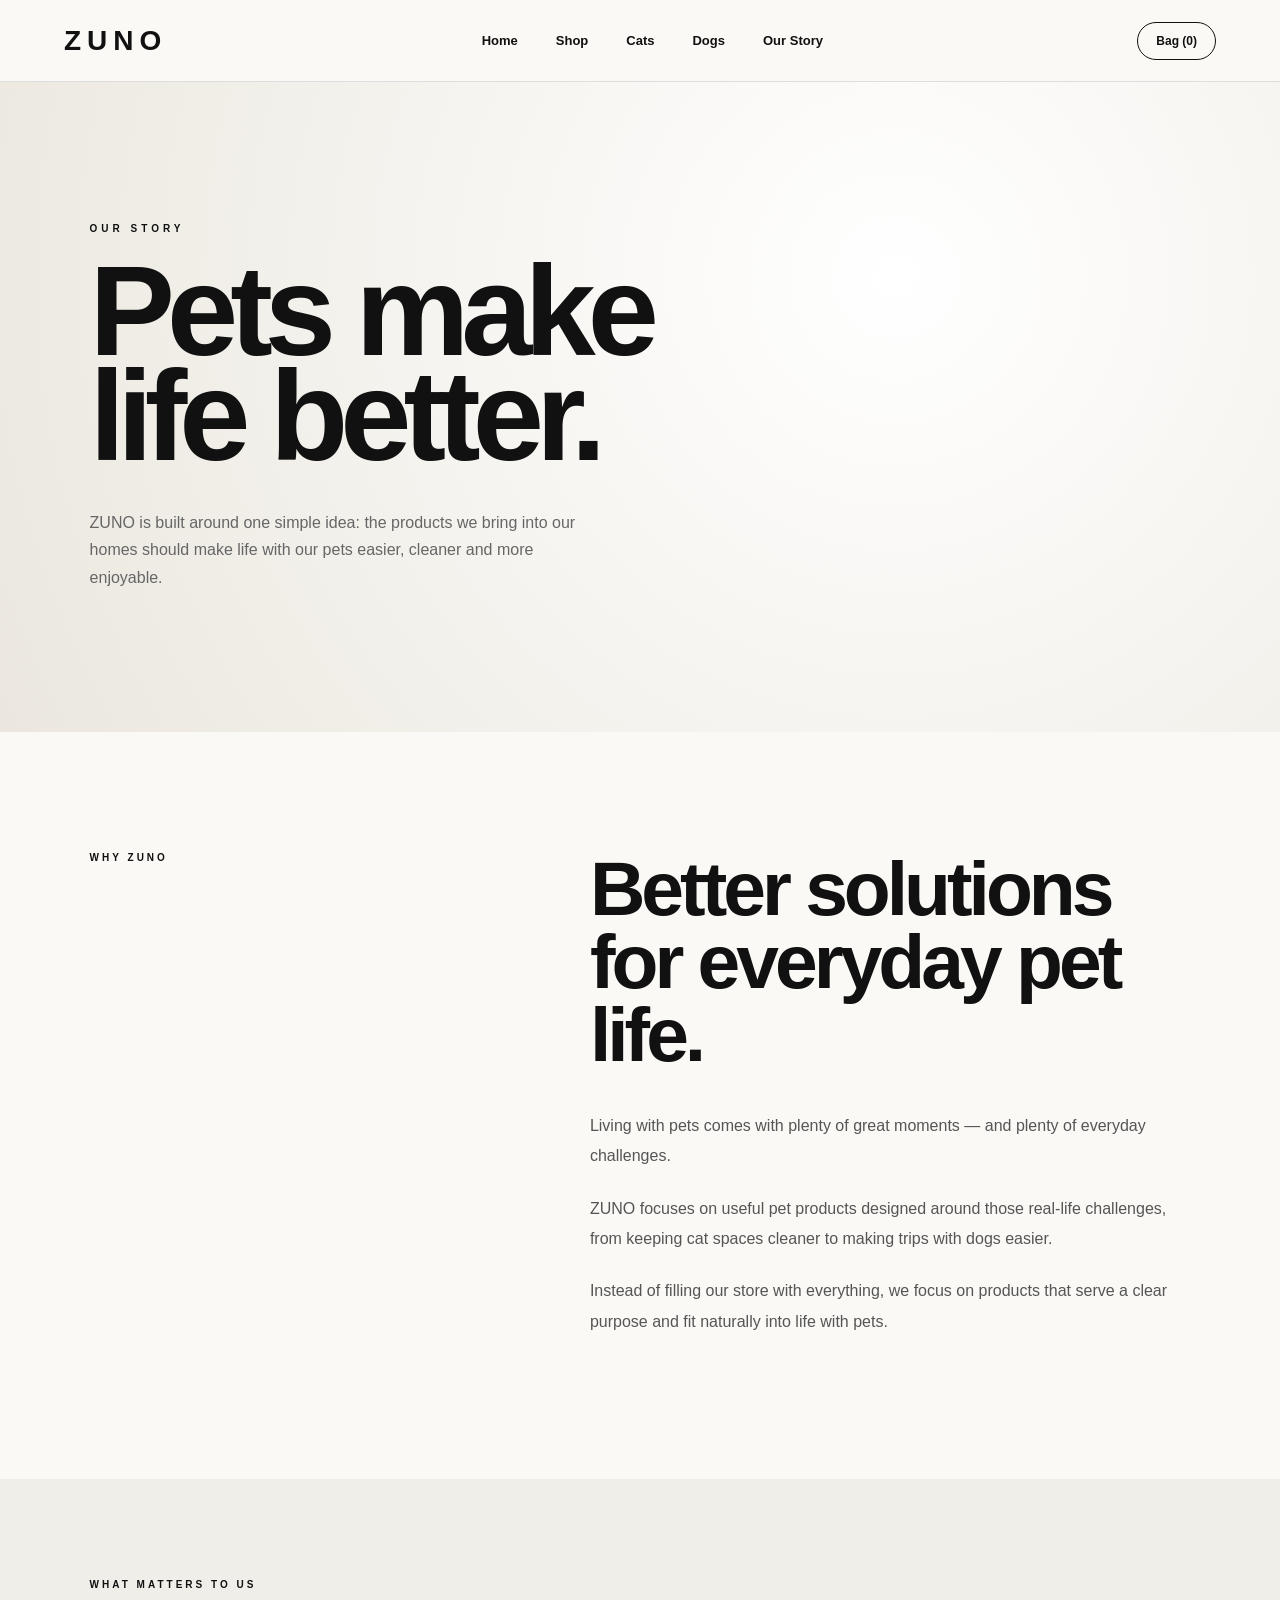
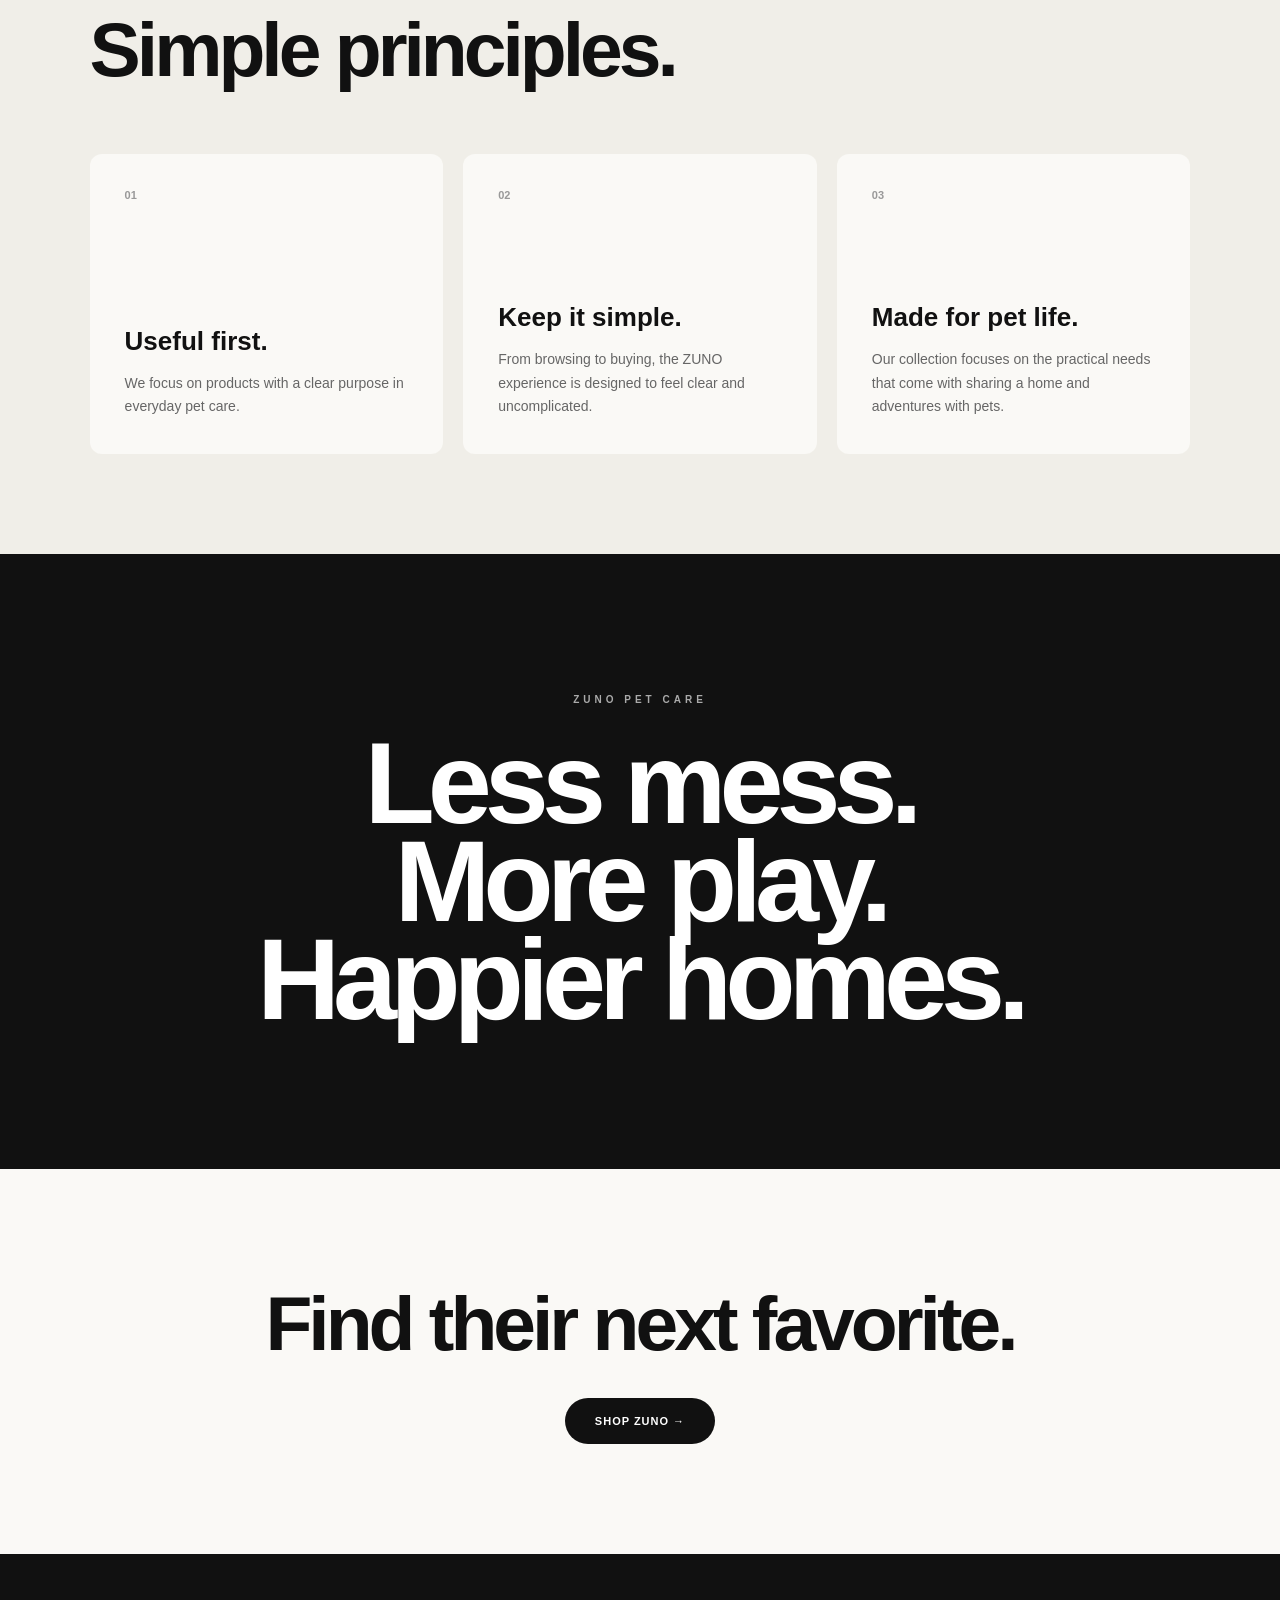
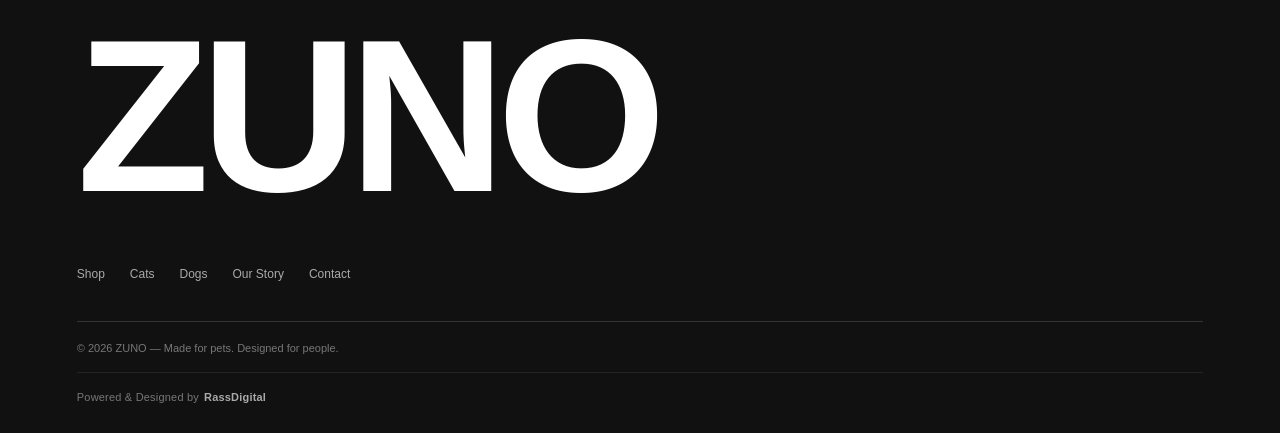
<file: about.html>
<!DOCTYPE html>
<html lang="en">
<head>
<meta charset="UTF-8">
<meta name="viewport" content="width=device-width, initial-scale=1.0">

<title>Our Story | ZUNO</title>

<style>

*{
    margin:0;
    padding:0;
    box-sizing:border-box;
}

body{
    font-family:Arial,Helvetica,sans-serif;
    background:#faf9f6;
    color:#111;
}

a{
    color:inherit;
    text-decoration:none;
}

/* HEADER */

header{
    height:82px;
    padding:0 5%;
    display:flex;
    align-items:center;
    justify-content:space-between;
    border-bottom:1px solid #ddd;
    background:#faf9f6;
}

.logo{
    font-size:28px;
    font-weight:900;
    letter-spacing:6px;
}

nav{
    display:flex;
    gap:38px;
}

nav a{
    font-size:13px;
    font-weight:700;
}

nav a:hover{
    opacity:.5;
}

.bag{
    border:1px solid #111;
    border-radius:40px;
    padding:11px 18px;
    font-size:12px;
    font-weight:800;
}

/* HERO */

.hero{
    min-height:650px;
    padding:110px 7%;
    display:flex;
    flex-direction:column;
    justify-content:center;
    background:
        radial-gradient(circle at 70% 30%,#fff,#ebe7de);
}

.eyebrow{
    font-size:10px;
    font-weight:900;
    letter-spacing:4px;
    margin-bottom:25px;
}

.hero h1{
    max-width:1000px;
    font-size:clamp(65px,10vw,145px);
    line-height:.82;
    letter-spacing:-8px;
}

.hero-text{
    max-width:520px;
    margin-top:40px;
    color:#666;
    font-size:16px;
    line-height:1.7;
}

/* STORY */

.story{
    padding:120px 7%;
    display:grid;
    grid-template-columns:.8fr 1.2fr;
    gap:100px;
}

.story-label{
    font-size:10px;
    font-weight:900;
    letter-spacing:3px;
}

.story-content h2{
    font-size:clamp(45px,6vw,85px);
    line-height:.95;
    letter-spacing:-4px;
    margin-bottom:40px;
}

.story-content p{
    max-width:650px;
    color:#555;
    font-size:16px;
    line-height:1.9;
    margin-bottom:22px;
}

/* VALUES */

.values{
    padding:100px 7%;
    background:#f0eee8;
}

.values-heading{
    margin-bottom:60px;
}

.values-heading p{
    font-size:10px;
    font-weight:900;
    letter-spacing:3px;
    margin-bottom:15px;
}

.values-heading h2{
    font-size:clamp(45px,6vw,80px);
    letter-spacing:-4px;
}

.value-grid{
    display:grid;
    grid-template-columns:repeat(3,1fr);
    gap:20px;
}

.value{
    min-height:300px;
    padding:35px;
    display:flex;
    flex-direction:column;
    justify-content:flex-end;
    background:#faf9f6;
    border-radius:12px;
}

.number{
    margin-bottom:auto;
    color:#999;
    font-size:11px;
    font-weight:800;
}

.value h3{
    font-size:26px;
    margin-bottom:15px;
}

.value p{
    color:#666;
    line-height:1.7;
    font-size:14px;
}

/* STATEMENT */

.statement{
    padding:140px 7%;
    background:#111;
    color:#fff;
    text-align:center;
}

.statement p{
    color:#aaa;
    font-size:10px;
    font-weight:900;
    letter-spacing:4px;
    margin-bottom:30px;
}

.statement h2{
    font-size:clamp(55px,9vw,125px);
    line-height:.85;
    letter-spacing:-7px;
}

/* CTA */

.cta{
    padding:110px 7%;
    text-align:center;
}

.cta h2{
    font-size:clamp(45px,6vw,80px);
    letter-spacing:-4px;
    margin-bottom:30px;
}

.cta a{
    display:inline-block;
    padding:17px 30px;
    border-radius:50px;
    background:#111;
    color:#fff;
    font-size:11px;
    font-weight:900;
    letter-spacing:1px;
}

/* FOOTER */

footer{
    padding:80px 6% 30px;
    background:#111;
    color:white;
}

.footer-logo{
    font-size:clamp(90px,17vw,230px);
    font-weight:900;
    line-height:.75;
    letter-spacing:-9px;
}

.footer-links{
    display:flex;
    flex-wrap:wrap;
    gap:25px;
    margin-top:70px;
    color:#aaa;
    font-size:12px;
}

.copyright{
    margin-top:40px;
    padding-top:20px;
    border-top:1px solid #333;
    color:#777;
    font-size:11px;
}

/* MOBILE */

@media(max-width:700px){

    header{
        height:70px;
        padding:0 18px;
    }

    nav{
        display:none;
    }

    .logo{
        font-size:22px;
    }

    .hero{
        min-height:550px;
        padding:80px 22px;
    }

    .hero h1{
        font-size:68px;
        letter-spacing:-5px;
    }

    .story{
        padding:80px 22px;
        grid-template-columns:1fr;
        gap:35px;
    }

    .value-grid{
        grid-template-columns:1fr;
    }

    .values{
        padding:80px 22px;
    }

    .statement{
        padding:100px 22px;
    }

    .statement h2{
        letter-spacing:-4px;
    }

}

</style>
</head>

<body>

<header>

<a href="index.html" class="logo">ZUNO</a>

<nav>
<a href="index.html">Home</a>
<a href="shop.html">Shop</a>
<a href="shop.html?category=cats">Cats</a>
<a href="shop.html?category=dogs">Dogs</a>
<a href="about.html">Our Story</a>
</nav>

<a href="cart.html" class="bag">
Bag (<span id="cart-count">0</span>)
</a>

</header>


<main>

<section class="hero">

<p class="eyebrow">
OUR STORY
</p>

<h1>
Pets make<br>
life better.
</h1>

<p class="hero-text">
ZUNO is built around one simple idea:
the products we bring into our homes
should make life with our pets easier,
cleaner and more enjoyable.
</p>

</section>


<section class="story">

<div>
<p class="story-label">
WHY ZUNO
</p>
</div>

<div class="story-content">

<h2>
Better solutions for everyday pet life.
</h2>

<p>
Living with pets comes with plenty of
great moments — and plenty of everyday
challenges.
</p>

<p>
ZUNO focuses on useful pet products
designed around those real-life
challenges, from keeping cat spaces
cleaner to making trips with dogs easier.
</p>

<p>
Instead of filling our store with
everything, we focus on products that
serve a clear purpose and fit naturally
into life with pets.
</p>

</div>

</section>


<section class="values">

<div class="values-heading">

<p>WHAT MATTERS TO US</p>

<h2>
Simple principles.
</h2>

</div>


<div class="value-grid">

<div class="value">

<span class="number">01</span>

<h3>Useful first.</h3>

<p>
We focus on products with a clear
purpose in everyday pet care.
</p>

</div>


<div class="value">

<span class="number">02</span>

<h3>Keep it simple.</h3>

<p>
From browsing to buying, the ZUNO
experience is designed to feel clear
and uncomplicated.
</p>

</div>


<div class="value">

<span class="number">03</span>

<h3>Made for pet life.</h3>

<p>
Our collection focuses on the practical
needs that come with sharing a home
and adventures with pets.
</p>

</div>

</div>

</section>


<section class="statement">

<p>ZUNO PET CARE</p>

<h2>
Less mess.<br>
More play.<br>
Happier homes.
</h2>

</section>


<section class="cta">

<h2>
Find their next favorite.
</h2>

<a href="shop.html">
SHOP ZUNO →
</a>

</section>

</main>


<footer>

<div class="footer-logo">
ZUNO
</div>

<div class="footer-links">

<a href="shop.html">Shop</a>

<a href="shop.html?category=cats">
Cats
</a>

<a href="shop.html?category=dogs">
Dogs
</a>

<a href="about.html">
Our Story
</a>

<a href="contact.html">
Contact
</a>

</div>

<div class="copyright">
© 2026 ZUNO — Made for pets. Designed for people.
</div>
 
<!-- RASSDIGITAL CREDIT -->

<div
    style="
        margin-top:18px;
        padding-top:18px;
        border-top:1px solid rgba(255,255,255,0.08);
        display:flex;
        align-items:center;
        gap:5px;
        color:#777;
        font-size:11px;
        font-weight:400;
        letter-spacing:0.2px;
    "
>
    <span>Powered &amp; Designed by</span>

    <a
        href="https://rassdigitals.netlify.app/"
        target="_blank"
        rel="noopener noreferrer"
        style="
            color:#aaa;
            font-size:11px;
            font-weight:600;
            text-decoration:none;
        "
    >
        RassDigital
    </a>
</div>

</footer>


<script>

const cart =
JSON.parse(
    localStorage.getItem("zunoCart")
) || [];

const total =
cart.reduce(
    (sum,item) =>
    sum + item.quantity,
    0
);

document.getElementById(
    "cart-count"
).textContent = total;

</script>

</body>
</html>
</file>
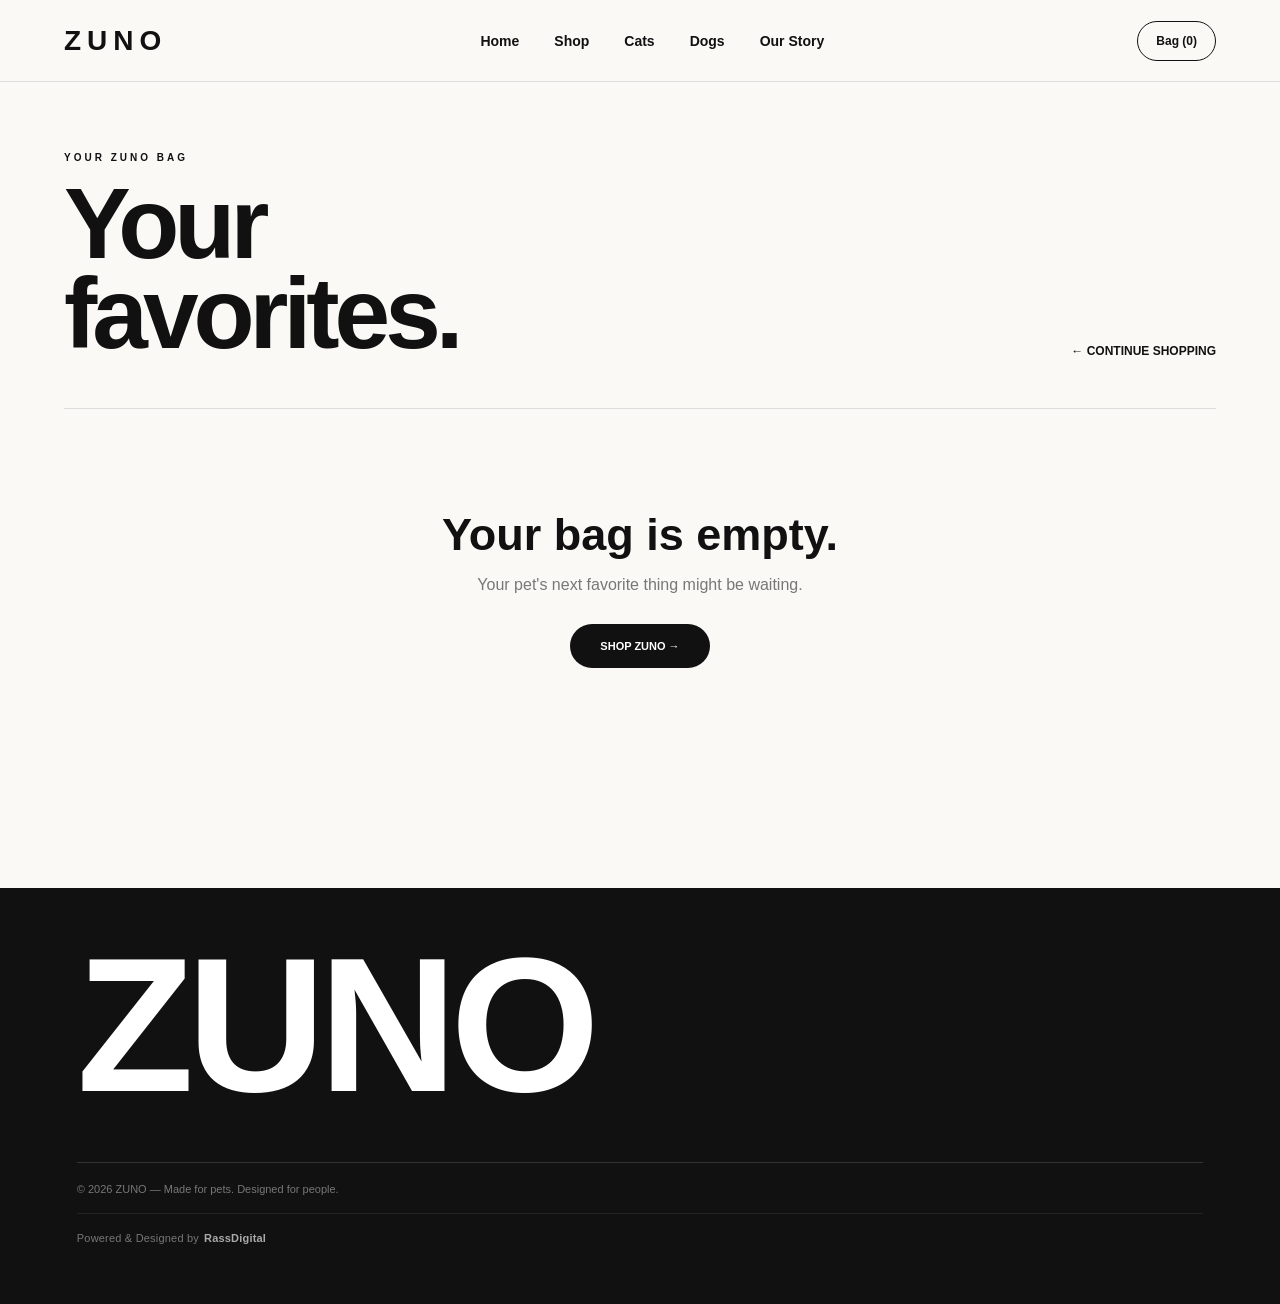
<file: cart.html>
<!DOCTYPE html>
<html lang="en">
<head>
<meta charset="UTF-8">
<meta name="viewport" content="width=device-width, initial-scale=1.0">

<title>Your Bag | ZUNO</title>

<style>
* {
    margin: 0;
    padding: 0;
    box-sizing: border-box;
}

body {
    font-family: Arial, Helvetica, sans-serif;
    background: #faf9f6;
    color: #111;
}

a {
    text-decoration: none;
    color: inherit;
}

button {
    font: inherit;
    cursor: pointer;
}

/* HEADER */

header {
    height: 82px;
    padding: 0 5%;

    display: flex;
    align-items: center;
    justify-content: space-between;

    border-bottom: 1px solid #ddd;
    background: #faf9f6;
}

.logo {
    font-size: 28px;
    font-weight: 900;
    letter-spacing: 6px;
}

nav {
    display: flex;
    gap: 35px;
}

nav a {
    font-size: 14px;
    font-weight: 700;
}

.bag {
    border: 1px solid #111;
    border-radius: 40px;
    padding: 12px 18px;
    font-size: 12px;
    font-weight: 800;
}

/* PAGE */

.cart-page {
    width: min(1250px, 90%);
    margin: 70px auto 120px;
}

.cart-top {
    display: flex;
    justify-content: space-between;
    align-items: end;

    margin-bottom: 50px;
}

.cart-top p {
    font-size: 10px;
    letter-spacing: 3px;
    font-weight: 800;
    margin-bottom: 15px;
}

.cart-top h1 {
    font-size: clamp(55px, 8vw, 100px);
    line-height: .9;
    letter-spacing: -5px;
}

.continue {
    font-size: 12px;
    font-weight: 800;
}

/* LAYOUT */

.cart-layout {
    display: grid;
    grid-template-columns: 1.5fr .7fr;
    gap: 60px;
    align-items: start;
}

/* ITEMS */

.cart-items {
    border-top: 1px solid #ccc;
}

.cart-item {
    display: grid;

    grid-template-columns:
        150px 1fr auto;

    gap: 25px;

    padding: 30px 0;

    border-bottom: 1px solid #ddd;

    align-items: center;
}

.item-image {
    width: 150px;
    height: 150px;

    background: #f0eee8;

    border-radius: 10px;

    overflow: hidden;
}

.item-image img {
    width: 100%;
    height: 100%;

    object-fit: contain;

    padding: 8px;
}

.item-category {
    color: #777;

    font-size: 9px;

    letter-spacing: 2px;

    text-transform: uppercase;

    margin-bottom: 10px;
}

.item-name {
    font-size: 20px;
    font-weight: 800;

    margin-bottom: 12px;
}

.item-price {
    font-size: 14px;
    font-weight: 700;
}

/* QUANTITY */

.item-actions {
    display: flex;
    flex-direction: column;
    align-items: flex-end;
    gap: 15px;
}

.quantity {
    display: flex;
    align-items: center;

    border: 1px solid #ccc;

    border-radius: 40px;

    height: 42px;
}

.quantity button {
    width: 40px;
    height: 100%;

    border: 0;
    background: transparent;

    font-size: 18px;
}

.quantity span {
    min-width: 25px;
    text-align: center;

    font-size: 13px;
    font-weight: 800;
}

.remove {
    border: 0;
    background: transparent;

    color: #777;

    text-decoration: underline;

    font-size: 11px;
}

/* SUMMARY */

.summary {
    background: #f0eee8;

    padding: 35px;

    border-radius: 14px;

    position: sticky;
    top: 25px;
}

.summary h2 {
    font-size: 28px;
    margin-bottom: 30px;
}

.summary-row {
    display: flex;
    justify-content: space-between;

    margin-bottom: 17px;

    font-size: 13px;
}

.summary-total {
    display: flex;
    justify-content: space-between;

    border-top: 1px solid #ccc;

    padding-top: 22px;
    margin-top: 22px;

    font-size: 18px;
    font-weight: 900;
}

.shipping-note {
    color: #777;

    font-size: 11px;

    line-height: 1.6;

    margin: 20px 0;
}

.checkout {
    width: 100%;

    display: block;

    background: #111;
    color: #fff;

    border: 0;

    border-radius: 50px;

    padding: 19px;

    text-align: center;

    font-size: 11px;
    font-weight: 900;

    letter-spacing: 1.5px;
}

.checkout:hover {
    background: #333;
}

.secure {
    text-align: center;

    color: #777;

    font-size: 10px;

    margin-top: 15px;
}

/* EMPTY CART */

.empty-cart {
    padding: 100px 20px;

    text-align: center;

    border-top: 1px solid #ddd;
}

.empty-cart h2 {
    font-size: 45px;
    margin-bottom: 15px;
}

.empty-cart p {
    color: #777;
    margin-bottom: 30px;
}

.empty-cart a {
    display: inline-block;

    background: #111;
    color: white;

    padding: 16px 30px;

    border-radius: 40px;

    font-size: 11px;
    font-weight: 800;
}

/* FOOTER */

footer {
    background: #111;
    color: white;

    padding: 60px 6%;
}

.footer-logo {
    font-size: clamp(70px, 15vw, 200px);
    font-weight: 900;
    letter-spacing: -7px;
    line-height: .8;
}

.footer-bottom {
    border-top: 1px solid #333;

    margin-top: 60px;
    padding-top: 20px;

    color: #777;

    font-size: 11px;
}

/* MOBILE */

@media(max-width: 800px) {

    nav {
        display: none;
    }

    .cart-page {
        margin-top: 45px;
    }

    .cart-top {
        display: block;
    }

    .continue {
        display: inline-block;
        margin-top: 25px;
    }

    .cart-layout {
        grid-template-columns: 1fr;
    }

    .cart-item {
        grid-template-columns: 100px 1fr;
    }

    .item-image {
        width: 100px;
        height: 100px;
    }

    .item-actions {
        grid-column: 2;
        align-items: flex-start;
    }

    .summary {
        position: static;
    }

    .cart-top h1 {
        font-size: 60px;
    }
}
</style>
</head>

<body>

<header>

<a href="index.html" class="logo">
ZUNO
</a>

<nav>
<a href="index.html">Home</a>
<a href="shop.html">Shop</a>
<a href="shop.html?category=cats">Cats</a>
<a href="shop.html?category=dogs">Dogs</a>
<a href="about.html">Our Story</a>
</nav>

<div class="bag">
Bag (<span id="header-count">0</span>)
</div>

</header>


<main class="cart-page">

<div class="cart-top">

<div>

<p>YOUR ZUNO BAG</p>

<h1>
Your<br>
favorites.
</h1>

</div>

<a href="index.html" class="continue">
← CONTINUE SHOPPING
</a>

</div>


<div id="cart-content"></div>

</main>


<footer>

<div class="footer-logo">
ZUNO
</div>

<div class="footer-bottom">
© 2026 ZUNO — Made for pets. Designed for people.
</div>

<!-- RASSDIGITAL CREDIT -->

<div
    style="
        margin-top:18px;
        padding-top:18px;
        border-top:1px solid rgba(255,255,255,0.08);
        display:flex;
        align-items:center;
        gap:5px;
        color:#777;
        font-size:11px;
        font-weight:400;
        letter-spacing:0.2px;
    "
>
    <span>Powered &amp; Designed by</span>

    <a
        href="https://rassdigitals.netlify.app/"
        target="_blank"
        rel="noopener noreferrer"
        style="
            color:#aaa;
            font-size:11px;
            font-weight:600;
            text-decoration:none;
        "
    >
        RassDigital
    </a>
</div>

</footer>


<script>

function getCart() {

    return JSON.parse(
        localStorage.getItem("zunoCart")
    ) || [];

}


function saveCart(cart) {

    localStorage.setItem(
        "zunoCart",
        JSON.stringify(cart)
    );

    renderCart();

}


function renderCart() {

    const cart = getCart();

    const container =
        document.getElementById(
            "cart-content"
        );

    const headerCount =
        document.getElementById(
            "header-count"
        );


    const totalQuantity =
        cart.reduce(
            (sum, item) =>
                sum + item.quantity,
            0
        );


    headerCount.textContent =
        totalQuantity;


    /* EMPTY */

    if (cart.length === 0) {

        container.innerHTML = `

        <div class="empty-cart">

            <h2>
                Your bag is empty.
            </h2>

            <p>
                Your pet's next favorite thing
                might be waiting.
            </p>

            <a href="index.html">
                SHOP ZUNO →
            </a>

        </div>

        `;

        return;
    }


    /* TOTAL */

    const subtotal =
        cart.reduce(
            (sum, item) =>
                sum +
                item.price *
                item.quantity,
            0
        );


    /* ITEMS */

    const itemsHTML =
        cart.map(
            (item, index) => `

            <div class="cart-item">

                <a
                    href="product.html?id=${item.id}"
                    class="item-image"
                >

                    <img
                        src="${item.image}"
                        alt="${item.name}"
                    >

                </a>


                <div>

                    <p class="item-category">
                        ZUNO
                    </p>

                    <a
                        href="product.html?id=${item.id}"
                        class="item-name"
                    >
                        ${item.name}
                    </a>

                    <p class="item-price">
                        $${item.price.toFixed(2)}
                    </p>

                </div>


                <div class="item-actions">

                    <div class="quantity">

                        <button
                            onclick="changeQuantity(${index}, -1)"
                        >
                            −
                        </button>

                        <span>
                            ${item.quantity}
                        </span>

                        <button
                            onclick="changeQuantity(${index}, 1)"
                        >
                            +
                        </button>

                    </div>


                    <button
                        class="remove"
                        onclick="removeItem(${index})"
                    >
                        Remove
                    </button>

                </div>

            </div>

        `
        ).join("");


    container.innerHTML = `

        <div class="cart-layout">


            <section class="cart-items">

                ${itemsHTML}

            </section>


            <aside class="summary">

                <h2>
                    Order summary
                </h2>


                <div class="summary-row">

                    <span>
                        Subtotal
                    </span>

                    <strong>
                        $${subtotal.toFixed(2)}
                    </strong>

                </div>


                <div class="summary-row">

                    <span>
                        Shipping
                    </span>

                    <span>
                        Calculated at checkout
                    </span>

                </div>


                <div class="summary-total">

                    <span>
                        Total
                    </span>

                    <span>
                        $${subtotal.toFixed(2)}
                    </span>

                </div>


                <p class="shipping-note">

                    Shipping costs and delivery
                    availability will be calculated
                    during checkout.

                </p>


                <a
                    href="checkout.html"
                    class="checkout"
                >
                    CHECKOUT →
                </a>


                <p class="secure">
                    🔒 Secure checkout
                </p>

            </aside>

        </div>

    `;

}


function changeQuantity(
    index,
    amount
) {

    const cart =
        getCart();


    cart[index].quantity +=
        amount;


    if (
        cart[index].quantity <= 0
    ) {

        cart.splice(
            index,
            1
        );

    }


    saveCart(cart);

}


function removeItem(index) {

    const cart =
        getCart();


    cart.splice(
        index,
        1
    );


    saveCart(cart);

}


renderCart();

</script>

</body>
</html>
</file>
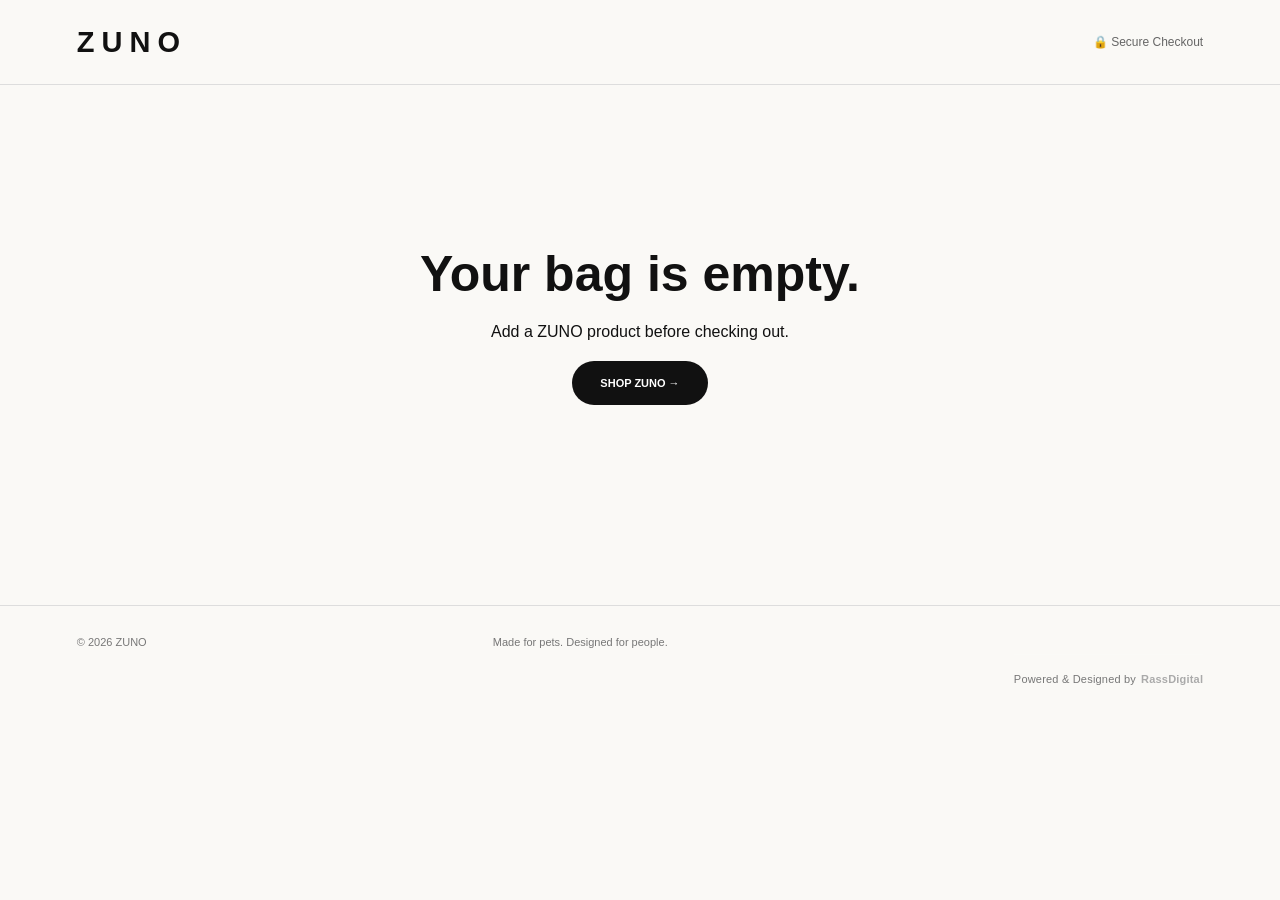
<file: checkout.html>
<!DOCTYPE html>
<html lang="en">
<head>
<meta charset="UTF-8">
<meta name="viewport" content="width=device-width, initial-scale=1.0">

<title>Checkout | ZUNO</title>

<style>

* {
    margin: 0;
    padding: 0;
    box-sizing: border-box;
}

body {
    font-family: Arial, Helvetica, sans-serif;
    background: #faf9f6;
    color: #111;
}

a {
    color: inherit;
    text-decoration: none;
}

button,
input,
select {
    font: inherit;
}


/* HEADER */

header {
    height: 85px;

    display: flex;
    align-items: center;
    justify-content: space-between;

    padding: 0 6%;

    border-bottom: 1px solid #ddd;
}

.logo {
    font-size: 29px;
    font-weight: 900;
    letter-spacing: 7px;
}

.secure-header {
    color: #666;
    font-size: 12px;
}


/* PAGE */

.checkout-page {
    width: min(1250px, 92%);
    margin: 60px auto 100px;

    display: grid;

    grid-template-columns:
        minmax(0, 1.1fr)
        minmax(350px, .7fr);

    gap: 80px;
}


/* LEFT */

.checkout-label {
    color: #777;

    font-size: 10px;
    font-weight: 800;

    letter-spacing: 3px;

    margin-bottom: 15px;
}

.checkout-title {
    font-size: clamp(48px, 6vw, 80px);

    line-height: .95;

    letter-spacing: -4px;

    margin-bottom: 55px;
}


/* SECTIONS */

.form-section {
    margin-bottom: 45px;
}

.form-section h2 {
    font-size: 22px;
    margin-bottom: 20px;
}


/* INPUTS */

.field {
    margin-bottom: 14px;
}

.field label {
    display: block;

    margin-bottom: 8px;

    font-size: 11px;
    font-weight: 700;
}

.field input,
.field select {
    width: 100%;

    height: 54px;

    padding: 0 16px;

    border: 1px solid #ccc;

    border-radius: 8px;

    background: white;

    outline: none;
}

.field input:focus,
.field select:focus {
    border-color: #111;
}

.two-columns {
    display: grid;

    grid-template-columns:
        repeat(2, 1fr);

    gap: 14px;
}

.three-columns {
    display: grid;

    grid-template-columns:
        1.2fr .8fr .8fr;

    gap: 14px;
}


/* SHIPPING METHOD */

.shipping-option {
    display: flex;

    align-items: center;
    justify-content: space-between;

    gap: 20px;

    border: 1px solid #111;

    border-radius: 10px;

    padding: 20px;
}

.shipping-option-left {
    display: flex;
    align-items: center;

    gap: 12px;
}

.shipping-option input {
    accent-color: #111;
}

.shipping-name {
    font-size: 13px;
    font-weight: 800;
}

.shipping-description {
    color: #777;

    font-size: 11px;

    margin-top: 4px;
}


/* SUMMARY */

.summary {
    background: #f0eee8;

    padding: 35px;

    border-radius: 14px;

    position: sticky;
    top: 25px;
}

.summary h2 {
    font-size: 27px;

    margin-bottom: 30px;
}


/* PRODUCT */

.order-item {
    display: grid;

    grid-template-columns:
        70px 1fr auto;

    gap: 15px;

    align-items: center;

    padding: 15px 0;

    border-bottom: 1px solid #d8d5cf;
}

.order-image {
    position: relative;

    width: 70px;
    height: 70px;

    border-radius: 8px;

    background: white;

    overflow: visible;
}

.order-image img {
    width: 100%;
    height: 100%;

    object-fit: contain;

    padding: 5px;

    border-radius: 8px;
}

.order-quantity {
    position: absolute;

    top: -8px;
    right: -8px;

    width: 23px;
    height: 23px;

    display: grid;
    place-items: center;

    border-radius: 50%;

    background: #111;
    color: white;

    font-size: 10px;
    font-weight: 800;
}

.order-name {
    font-size: 12px;
    font-weight: 800;

    line-height: 1.4;
}

.order-price {
    font-size: 12px;
    font-weight: 800;
}


/* TOTALS */

.totals {
    padding-top: 25px;
}

.total-row {
    display: flex;
    justify-content: space-between;

    margin-bottom: 15px;

    font-size: 13px;
}

.final-total {
    display: flex;
    justify-content: space-between;

    border-top: 1px solid #ccc;

    margin-top: 22px;
    padding-top: 22px;

    font-size: 20px;
    font-weight: 900;
}


/* PAYMENT PLACEHOLDER */

.payment-box {
    margin-top: 35px;

    border: 1px solid #ccc;

    border-radius: 10px;

    overflow: hidden;
}

.payment-title {
    padding: 18px;

    background: #f0eee8;

    font-size: 13px;
    font-weight: 800;
}

.payment-message {
    padding: 25px;

    background: white;

    color: #666;

    font-size: 12px;

    line-height: 1.7;
}


/* BUTTON */

.place-order {
    width: 100%;

    margin-top: 20px;

    padding: 20px;

    border: 0;

    border-radius: 50px;

    background: #111;
    color: white;

    cursor: pointer;

    font-size: 11px;
    font-weight: 900;

    letter-spacing: 1.5px;
}

.place-order:hover {
    background: #333;
}

.place-order:disabled {
    background: #999;
    cursor: not-allowed;
}


/* MESSAGE */

.checkout-message {
    margin-top: 15px;

    color: #666;

    font-size: 11px;

    line-height: 1.6;

    text-align: center;
}


/* EMPTY */

.empty {
    grid-column: 1 / -1;

    text-align: center;

    padding: 100px 20px;
}

.empty h1 {
    font-size: 50px;

    margin-bottom: 20px;
}

.empty a {
    display: inline-block;

    margin-top: 20px;

    padding: 16px 28px;

    border-radius: 40px;

    background: #111;
    color: white;

    font-size: 11px;
    font-weight: 800;
}


/* FOOTER */

footer {
    padding: 30px 6%;

    border-top: 1px solid #ddd;

    color: #777;

    font-size: 11px;

    display: flex;
    justify-content: space-between;
}


/* MOBILE */

@media(max-width: 850px) {

    .checkout-page {
        grid-template-columns: 1fr;

        gap: 45px;

        margin-top: 35px;
    }

    .summary {
        position: static;

        order: -1;
    }

    .checkout-title {
        margin-bottom: 40px;
    }

}


@media(max-width: 550px) {

    header {
        height: 70px;

        padding: 0 18px;
    }

    .logo {
        font-size: 23px;
    }

    .secure-header {
        font-size: 10px;
    }

    .checkout-page {
        width: calc(100% - 36px);
    }

    .checkout-title {
        font-size: 48px;

        letter-spacing: -2px;
    }

    .two-columns,
    .three-columns {
        grid-template-columns: 1fr;
    }

    .summary {
        padding: 22px;
    }

    footer {
        flex-direction: column;

        gap: 10px;
    }

}

</style>
</head>


<body>


<header>

<a href="index.html" class="logo">
ZUNO
</a>

<div class="secure-header">
🔒 Secure Checkout
</div>

</header>


<main
    class="checkout-page"
    id="checkout-page"
>


<!-- CUSTOMER FORM -->

<section>

<p class="checkout-label">
ZUNO CHECKOUT
</p>

<h1 class="checkout-title">
Almost<br>
yours.
</h1>


<form id="checkout-form">


<!-- CONTACT -->

<div class="form-section">

<h2>
Contact
</h2>

<div class="field">

<label for="email">
Email address
</label>

<input
    type="email"
    id="email"
    placeholder="you@example.com"
    required
>

</div>

<div class="field">

<label for="phone">
Phone number
</label>

<input
    type="tel"
    id="phone"
    placeholder="+1 000 000 0000"
    required
>

</div>

</div>


<!-- DELIVERY -->

<div class="form-section">

<h2>
Delivery
</h2>


<div class="field">

<label for="country">
Country / Region
</label>

<select
    id="country"
    required
>

<option value="">
Select country
</option>

<option value="US">
United States
</option>

<option value="CA">
Canada
</option>

<option value="GB">
United Kingdom
</option>

<option value="AU">
Australia
</option>

<option value="DE">
Germany
</option>

<option value="FR">
France
</option>

<option value="other">
Other
</option>

</select>

</div>


<div class="two-columns">

<div class="field">

<label for="first-name">
First name
</label>

<input
    type="text"
    id="first-name"
    required
>

</div>


<div class="field">

<label for="last-name">
Last name
</label>

<input
    type="text"
    id="last-name"
    required
>

</div>

</div>


<div class="field">

<label for="address">
Address
</label>

<input
    type="text"
    id="address"
    placeholder="Street address"
    required
>

</div>


<div class="field">

<label for="apartment">
Apartment, suite, etc. (optional)
</label>

<input
    type="text"
    id="apartment"
>

</div>


<div class="three-columns">

<div class="field">

<label for="city">
City
</label>

<input
    type="text"
    id="city"
    required
>

</div>


<div class="field">

<label for="state">
State / Region
</label>

<input
    type="text"
    id="state"
    required
>

</div>


<div class="field">

<label for="postal">
ZIP / Postal
</label>

<input
    type="text"
    id="postal"
    required
>

</div>

</div>

</div>


<!-- SHIPPING -->

<div class="form-section">

<h2>
Shipping method
</h2>

<label class="shipping-option">

<div class="shipping-option-left">

<input
    type="radio"
    checked
>

<div>

<div class="shipping-name">
Standard Shipping
</div>

<div class="shipping-description">
Shipping cost calculated when your
live fulfillment system is connected.
</div>

</div>

</div>

<strong>
—
</strong>

</label>

</div>


<!-- PAYMENT -->

<div class="form-section">

<h2>
Payment
</h2>

<div class="payment-box">

<div class="payment-title">
Secure payment
</div>

<div class="payment-message">

Your ZUNO checkout interface is ready.

A real payment gateway still needs to be
connected before this website can charge
customers. Do not collect card numbers
directly with this HTML form.

</div>

</div>


<button
    type="submit"
    class="place-order"
    id="place-order"
>

CONTINUE TO PAYMENT →

</button>


<p class="checkout-message">

Payment will be enabled after a real
payment provider is connected.

</p>

</div>


</form>

</section>



<!-- ORDER SUMMARY -->

<aside class="summary">

<h2>
Your order
</h2>


<div id="order-items">
</div>


<div class="totals">

<div class="total-row">

<span>
Subtotal
</span>

<strong id="subtotal">
$0.00
</strong>

</div>


<div class="total-row">

<span>
Shipping
</span>

<span>
Calculated later
</span>

</div>


<div class="final-total">

<span>
Total
</span>

<span id="total">
$0.00
</span>

</div>

</div>

</aside>


</main>


<footer>

<span>
© 2026 ZUNO
</span>

<span>
Made for pets. Designed for people.
</span>

<!-- RASSDIGITAL CREDIT -->

<div
    style="
        margin-top:18px;
        padding-top:18px;
        border-top:1px solid rgba(255,255,255,0.08);
        display:flex;
        align-items:center;
        gap:5px;
        color:#777;
        font-size:11px;
        font-weight:400;
        letter-spacing:0.2px;
    "
>
    <span>Powered &amp; Designed by</span>

    <a
        href="https://rassdigitals.netlify.app/"
        target="_blank"
        rel="noopener noreferrer"
        style="
            color:#aaa;
            font-size:11px;
            font-weight:600;
            text-decoration:none;
        "
    >
        RassDigital
    </a>
</div>

</footer>



<script>

/* ======================================
   CART
====================================== */

function getCart() {

    return JSON.parse(
        localStorage.getItem(
            "zunoCart"
        )
    ) || [];

}


const cart =
    getCart();


const checkoutPage =
    document.getElementById(
        "checkout-page"
    );


/* ======================================
   EMPTY CART
====================================== */

if (cart.length === 0) {

    checkoutPage.innerHTML = `

        <div class="empty">

            <h1>
                Your bag is empty.
            </h1>

            <p>
                Add a ZUNO product before
                checking out.
            </p>

            <a href="index.html">
                SHOP ZUNO →
            </a>

        </div>

    `;

}


/* ======================================
   SHOW ORDER
====================================== */

if (cart.length > 0) {

    const orderItems =
        document.getElementById(
            "order-items"
        );


    orderItems.innerHTML =
        cart.map(
            item => `

            <div class="order-item">


                <div class="order-image">

                    <img
                        src="${item.image}"
                        alt="${item.name}"
                    >

                    <span class="order-quantity">
                        ${item.quantity}
                    </span>

                </div>


                <div class="order-name">
                    ${item.name}
                </div>


                <div class="order-price">

                    $${(
                        item.price *
                        item.quantity
                    ).toFixed(2)}

                </div>


            </div>

        `
        ).join("");


    /* TOTAL */

    const subtotal =
        cart.reduce(
            (sum, item) =>

                sum +
                item.price *
                item.quantity,

            0
        );


    document.getElementById(
        "subtotal"
    ).textContent =
        "$" +
        subtotal.toFixed(2);


    document.getElementById(
        "total"
    ).textContent =
        "$" +
        subtotal.toFixed(2);

}


/* ======================================
   CHECKOUT FORM
====================================== */

const form =
    document.getElementById(
        "checkout-form"
    );


if (form) {

    form.addEventListener(
        "submit",
        function(event) {

            event.preventDefault();


            /*
            IMPORTANT:

            Do NOT process card details
            directly in frontend JavaScript.

            Later this button will redirect
            the customer to your real
            payment provider.
            */


            const button =
                document.getElementById(
                    "place-order"
                );


            button.textContent =
                "PAYMENT CONNECTION REQUIRED";


            setTimeout(
                () => {

                    button.textContent =
                        "CONTINUE TO PAYMENT →";

                },
                2200
            );

        }
    );

}

</script>


</body>
</html>
</file>
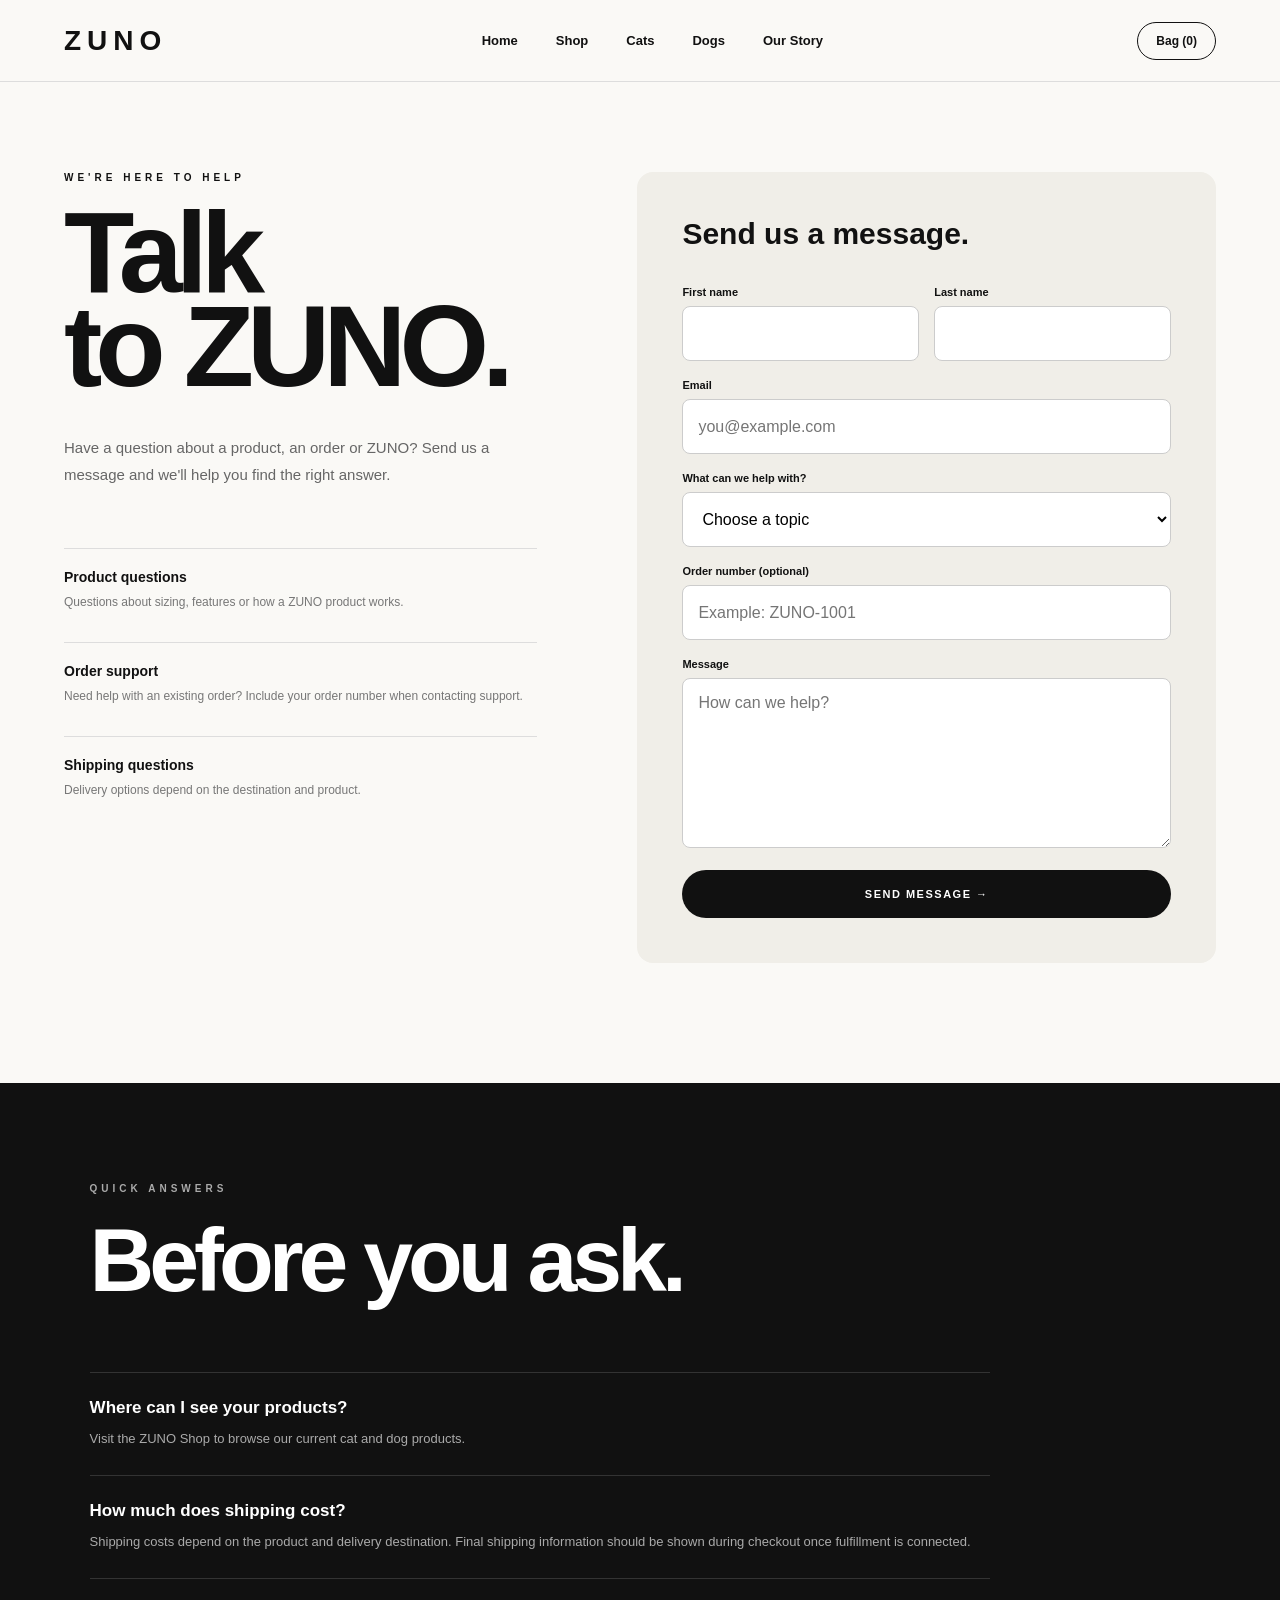
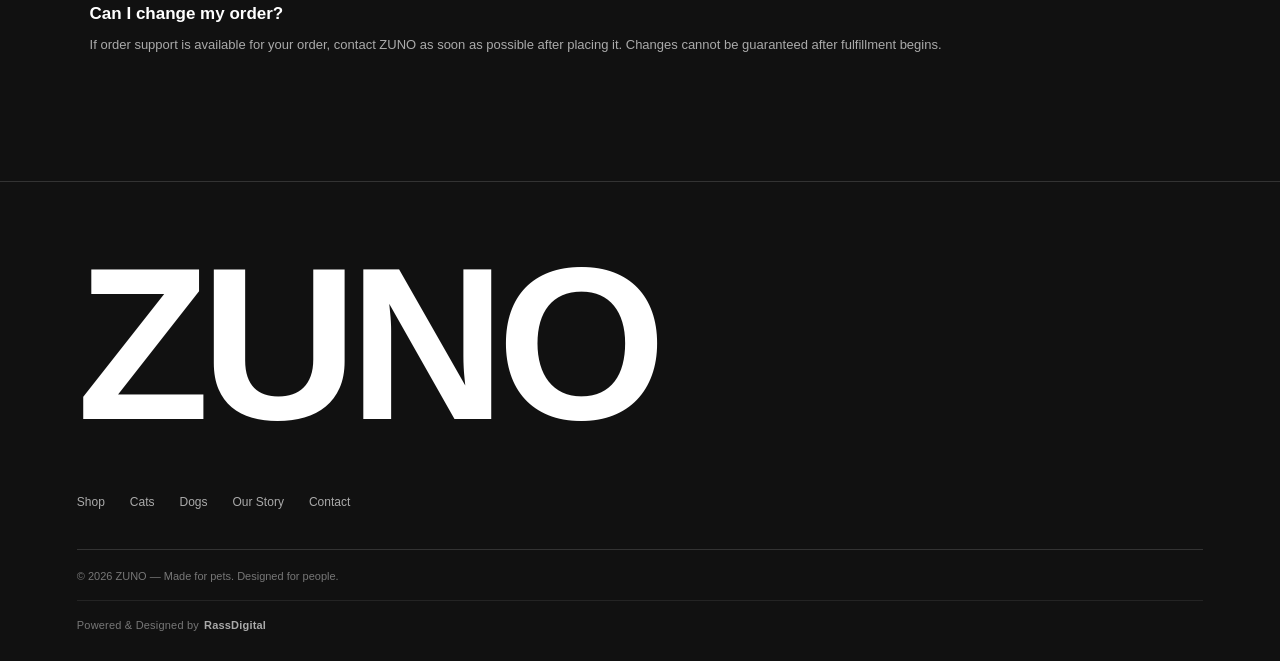
<file: contact.html>
<!DOCTYPE html>
<html lang="en">

<head>

<meta charset="UTF-8">

<meta
name="viewport"
content="width=device-width, initial-scale=1.0"
>

<title>Contact | ZUNO</title>

<style>

*{
    margin:0;
    padding:0;
    box-sizing:border-box;
}

body{
    font-family:Arial,Helvetica,sans-serif;
    background:#faf9f6;
    color:#111;
}

a{
    color:inherit;
    text-decoration:none;
}

button,
input,
textarea,
select{
    font:inherit;
}

/* HEADER */

header{
    height:82px;
    padding:0 5%;

    display:flex;
    align-items:center;
    justify-content:space-between;

    border-bottom:1px solid #ddd;
}

.logo{
    font-size:28px;
    font-weight:900;
    letter-spacing:6px;
}

nav{
    display:flex;
    gap:38px;
}

nav a{
    font-size:13px;
    font-weight:700;
}

nav a:hover{
    opacity:.5;
}

.bag{
    padding:11px 18px;

    border:1px solid #111;
    border-radius:40px;

    font-size:12px;
    font-weight:800;
}

/* PAGE */

.contact{
    width:min(1250px,90%);
    margin:90px auto 120px;

    display:grid;

    grid-template-columns:
        .9fr 1.1fr;

    gap:100px;
}

/* LEFT */

.eyebrow{
    margin-bottom:22px;

    font-size:10px;
    font-weight:900;

    letter-spacing:4px;
}

.contact h1{
    font-size:clamp(
        65px,
        9vw,
        120px
    );

    line-height:.82;

    letter-spacing:-7px;
}

.intro{
    max-width:430px;

    margin-top:40px;

    color:#666;

    font-size:15px;

    line-height:1.8;
}

.help{
    margin-top:60px;

    display:grid;

    gap:30px;
}

.help-item{
    padding-top:20px;

    border-top:1px solid #ddd;
}

.help-item h3{
    margin-bottom:8px;

    font-size:14px;
}

.help-item p{
    color:#777;

    font-size:12px;

    line-height:1.6;
}

/* FORM */

.form-box{
    padding:45px;

    background:#f0eee8;

    border-radius:16px;
}

.form-box h2{
    margin-bottom:35px;

    font-size:30px;
}

.field{
    margin-bottom:18px;
}

.field label{
    display:block;

    margin-bottom:8px;

    font-size:11px;
    font-weight:800;
}

.field input,
.field textarea,
.field select{
    width:100%;

    border:1px solid #ccc;

    border-radius:8px;

    background:#fff;

    outline:none;
}

.field input,
.field select{
    height:55px;

    padding:0 15px;
}

.field textarea{
    min-height:170px;

    padding:15px;

    resize:vertical;
}

.field input:focus,
.field textarea:focus,
.field select:focus{
    border-color:#111;
}

.name-row{
    display:grid;

    grid-template-columns:
        1fr 1fr;

    gap:15px;
}

.send{
    width:100%;

    padding:18px;

    border:0;

    border-radius:50px;

    background:#111;
    color:white;

    cursor:pointer;

    font-size:11px;
    font-weight:900;

    letter-spacing:1.5px;
}

.send:hover{
    background:#333;
}

.form-status{
    display:none;

    margin-top:18px;

    padding:15px;

    border-radius:8px;

    background:#fff;

    font-size:12px;

    line-height:1.6;
}

/* FAQ */

.faq{
    padding:100px 7%;

    background:#111;
    color:white;
}

.faq-title{
    margin-bottom:60px;
}

.faq-title p{
    color:#aaa;

    font-size:10px;
    font-weight:900;

    letter-spacing:4px;

    margin-bottom:15px;
}

.faq-title h2{
    font-size:clamp(
        50px,
        7vw,
        90px
    );

    letter-spacing:-5px;
}

.question{
    max-width:900px;

    padding:25px 0;

    border-top:1px solid #333;
}

.question h3{
    margin-bottom:10px;

    font-size:17px;
}

.question p{
    color:#aaa;

    font-size:13px;

    line-height:1.7;
}

/* FOOTER */

footer{
    padding:80px 6% 30px;

    background:#111;
    color:white;

    border-top:1px solid #333;
}

.footer-logo{
    font-size:clamp(
        90px,
        17vw,
        230px
    );

    font-weight:900;

    line-height:.75;

    letter-spacing:-9px;
}

.footer-links{
    display:flex;
    flex-wrap:wrap;

    gap:25px;

    margin-top:70px;

    color:#aaa;

    font-size:12px;
}

.copyright{
    margin-top:40px;

    padding-top:20px;

    border-top:1px solid #333;

    color:#777;

    font-size:11px;
}

/* MOBILE */

@media(max-width:800px){

    header{
        height:70px;

        padding:0 18px;
    }

    nav{
        display:none;
    }

    .logo{
        font-size:22px;
    }

    .contact{
        width:calc(100% - 36px);

        margin:60px auto 80px;

        grid-template-columns:1fr;

        gap:60px;
    }

    .contact h1{
        font-size:70px;

        letter-spacing:-5px;
    }

    .form-box{
        padding:25px;
    }

    .faq{
        padding:80px 22px;
    }

}

@media(max-width:500px){

    .name-row{
        grid-template-columns:1fr;
    }

}

</style>

</head>


<body>


<header>

<a
href="index.html"
class="logo"
>
ZUNO
</a>


<nav>

<a href="index.html">
Home
</a>

<a href="shop.html">
Shop
</a>

<a href="shop.html?category=cats">
Cats
</a>

<a href="shop.html?category=dogs">
Dogs
</a>

<a href="about.html">
Our Story
</a>

</nav>


<a
href="cart.html"
class="bag"
>

Bag
(<span id="cart-count">0</span>)

</a>

</header>



<main>


<section class="contact">


<div>

<p class="eyebrow">
WE'RE HERE TO HELP
</p>

<h1>
Talk<br>
to ZUNO.
</h1>

<p class="intro">

Have a question about a product,
an order or ZUNO? Send us a message
and we'll help you find the right answer.

</p>


<div class="help">


<div class="help-item">

<h3>
Product questions
</h3>

<p>
Questions about sizing, features
or how a ZUNO product works.
</p>

</div>


<div class="help-item">

<h3>
Order support
</h3>

<p>
Need help with an existing order?
Include your order number when
contacting support.
</p>

</div>


<div class="help-item">

<h3>
Shipping questions
</h3>

<p>
Delivery options depend on the
destination and product.
</p>

</div>


</div>

</div>



<!-- CONTACT FORM -->

<div class="form-box">

<h2>
Send us a message.
</h2>


<form id="contact-form">


<div class="name-row">


<div class="field">

<label for="firstName">
First name
</label>

<input
type="text"
id="firstName"
required
>

</div>


<div class="field">

<label for="lastName">
Last name
</label>

<input
type="text"
id="lastName"
required
>

</div>


</div>


<div class="field">

<label for="email">
Email
</label>

<input
type="email"
id="email"
placeholder="you@example.com"
required
>

</div>


<div class="field">

<label for="topic">
What can we help with?
</label>

<select
id="topic"
required
>

<option value="">
Choose a topic
</option>

<option>
Product question
</option>

<option>
Order support
</option>

<option>
Shipping
</option>

<option>
Returns
</option>

<option>
Other
</option>

</select>

</div>


<div class="field">

<label for="order">
Order number (optional)
</label>

<input
type="text"
id="order"
placeholder="Example: ZUNO-1001"
>

</div>


<div class="field">

<label for="message">
Message
</label>

<textarea
id="message"
placeholder="How can we help?"
required
></textarea>

</div>


<button
type="submit"
class="send"
>
SEND MESSAGE →
</button>


<div
class="form-status"
id="form-status"
>

Your form design is ready.

Connect this form to your email
service or backend before launching
the store so customer messages
are actually delivered.

</div>


</form>

</div>


</section>



<!-- FAQ -->

<section class="faq">


<div class="faq-title">

<p>
QUICK ANSWERS
</p>

<h2>
Before you ask.
</h2>

</div>


<div class="question">

<h3>
Where can I see your products?
</h3>

<p>

Visit the ZUNO Shop to browse
our current cat and dog products.

</p>

</div>


<div class="question">

<h3>
How much does shipping cost?
</h3>

<p>

Shipping costs depend on the product
and delivery destination. Final shipping
information should be shown during
checkout once fulfillment is connected.

</p>

</div>


<div class="question">

<h3>
Can I change my order?
</h3>

<p>

If order support is available for your
order, contact ZUNO as soon as possible
after placing it. Changes cannot be
guaranteed after fulfillment begins.

</p>

</div>


</section>


</main>



<footer>


<div class="footer-logo">
ZUNO
</div>


<div class="footer-links">

<a href="shop.html">
Shop
</a>

<a href="shop.html?category=cats">
Cats
</a>

<a href="shop.html?category=dogs">
Dogs
</a>

<a href="about.html">
Our Story
</a>

<a href="contact.html">
Contact
</a>

</div>


<div class="copyright">

© 2026 ZUNO —
Made for pets.
Designed for people.

</div>

<!-- RASSDIGITAL CREDIT -->

<div
    style="
        margin-top:18px;
        padding-top:18px;
        border-top:1px solid rgba(255,255,255,0.08);
        display:flex;
        align-items:center;
        gap:5px;
        color:#777;
        font-size:11px;
        font-weight:400;
        letter-spacing:0.2px;
    "
>
    <span>Powered &amp; Designed by</span>

    <a
        href="https://rassdigitals.netlify.app/"
        target="_blank"
        rel="noopener noreferrer"
        style="
            color:#aaa;
            font-size:11px;
            font-weight:600;
            text-decoration:none;
        "
    >
        RassDigital
    </a>
</div>

</footer>



<script>

/* CART COUNT */

const cart =
JSON.parse(
    localStorage.getItem(
        "zunoCart"
    )
) || [];


const total =
cart.reduce(
    (sum,item) =>
        sum + item.quantity,
    0
);


document.getElementById(
    "cart-count"
).textContent =
    total;


/* CONTACT FORM */

const form =
document.getElementById(
    "contact-form"
);


const status =
document.getElementById(
    "form-status"
);


form.addEventListener(
    "submit",
    function(event){

        event.preventDefault();

        status.style.display =
            "block";

    }
);

</script>


</body>

</html>
</file>
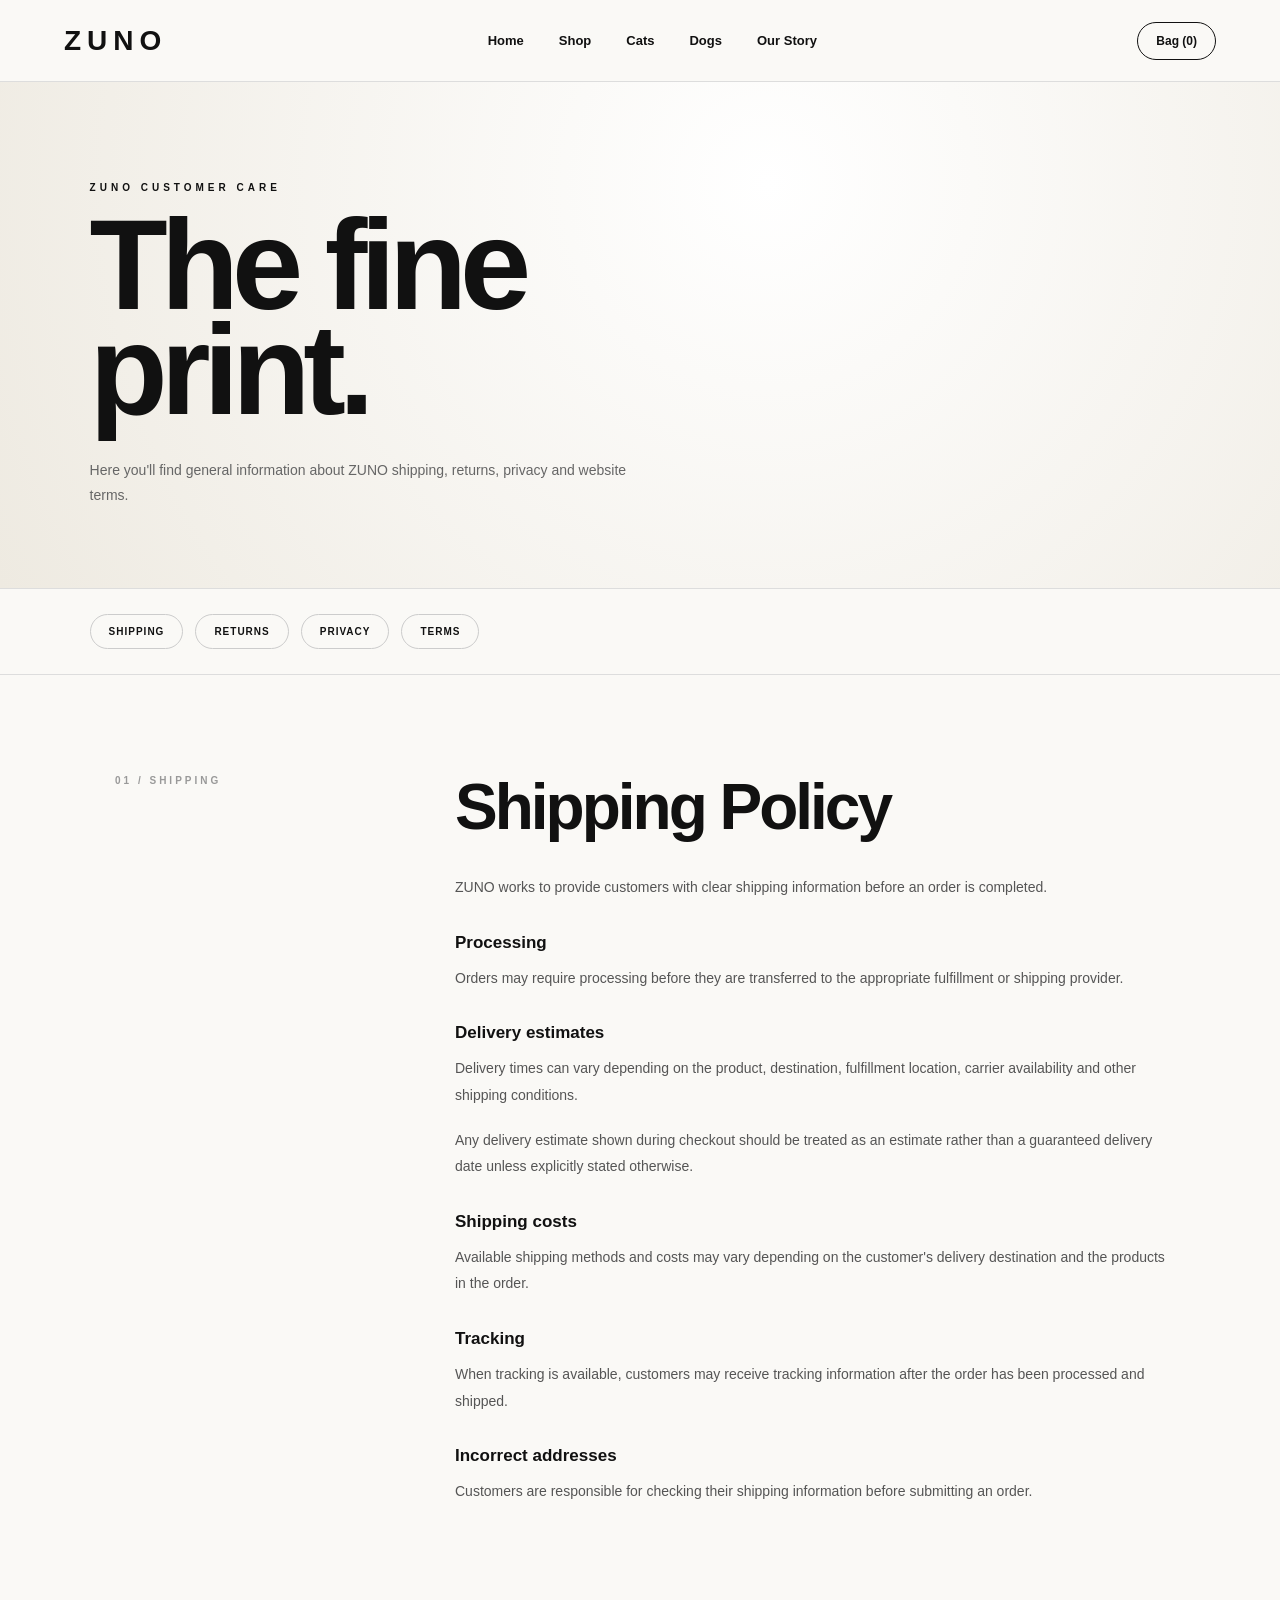
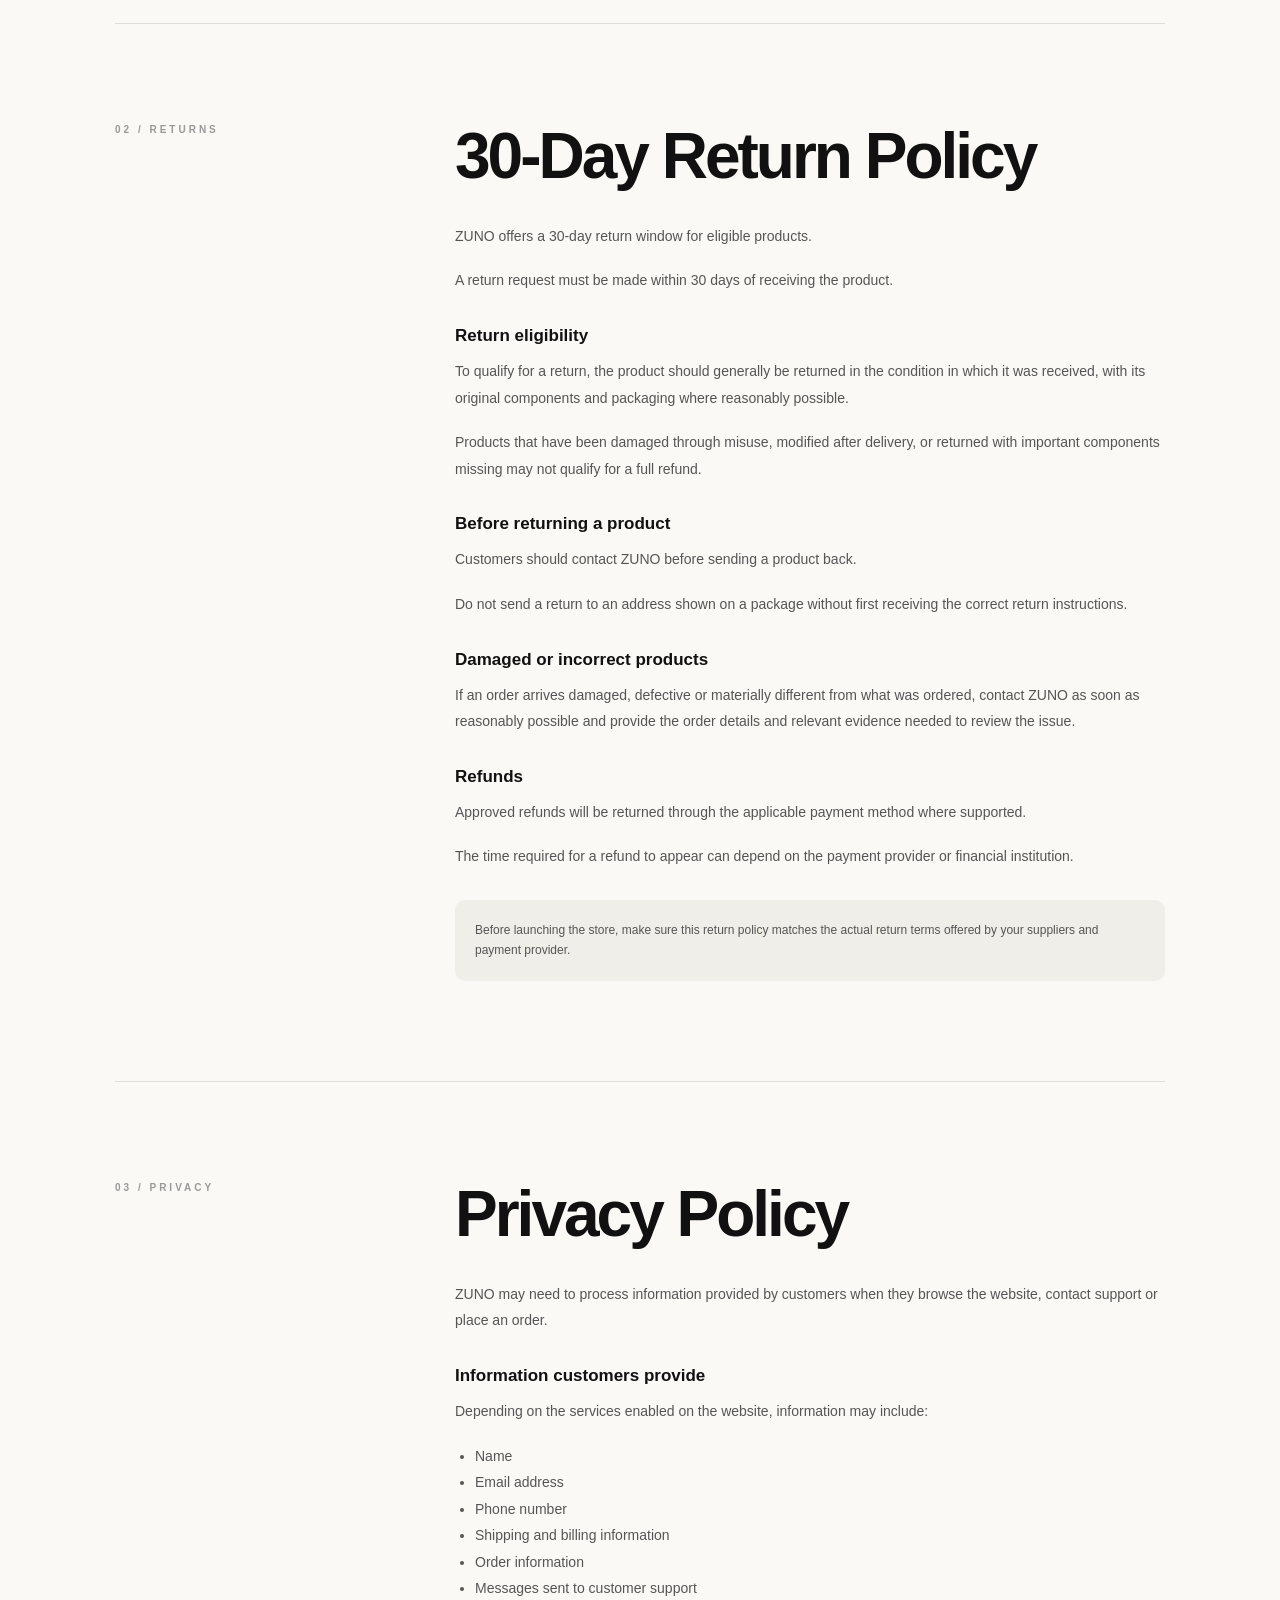
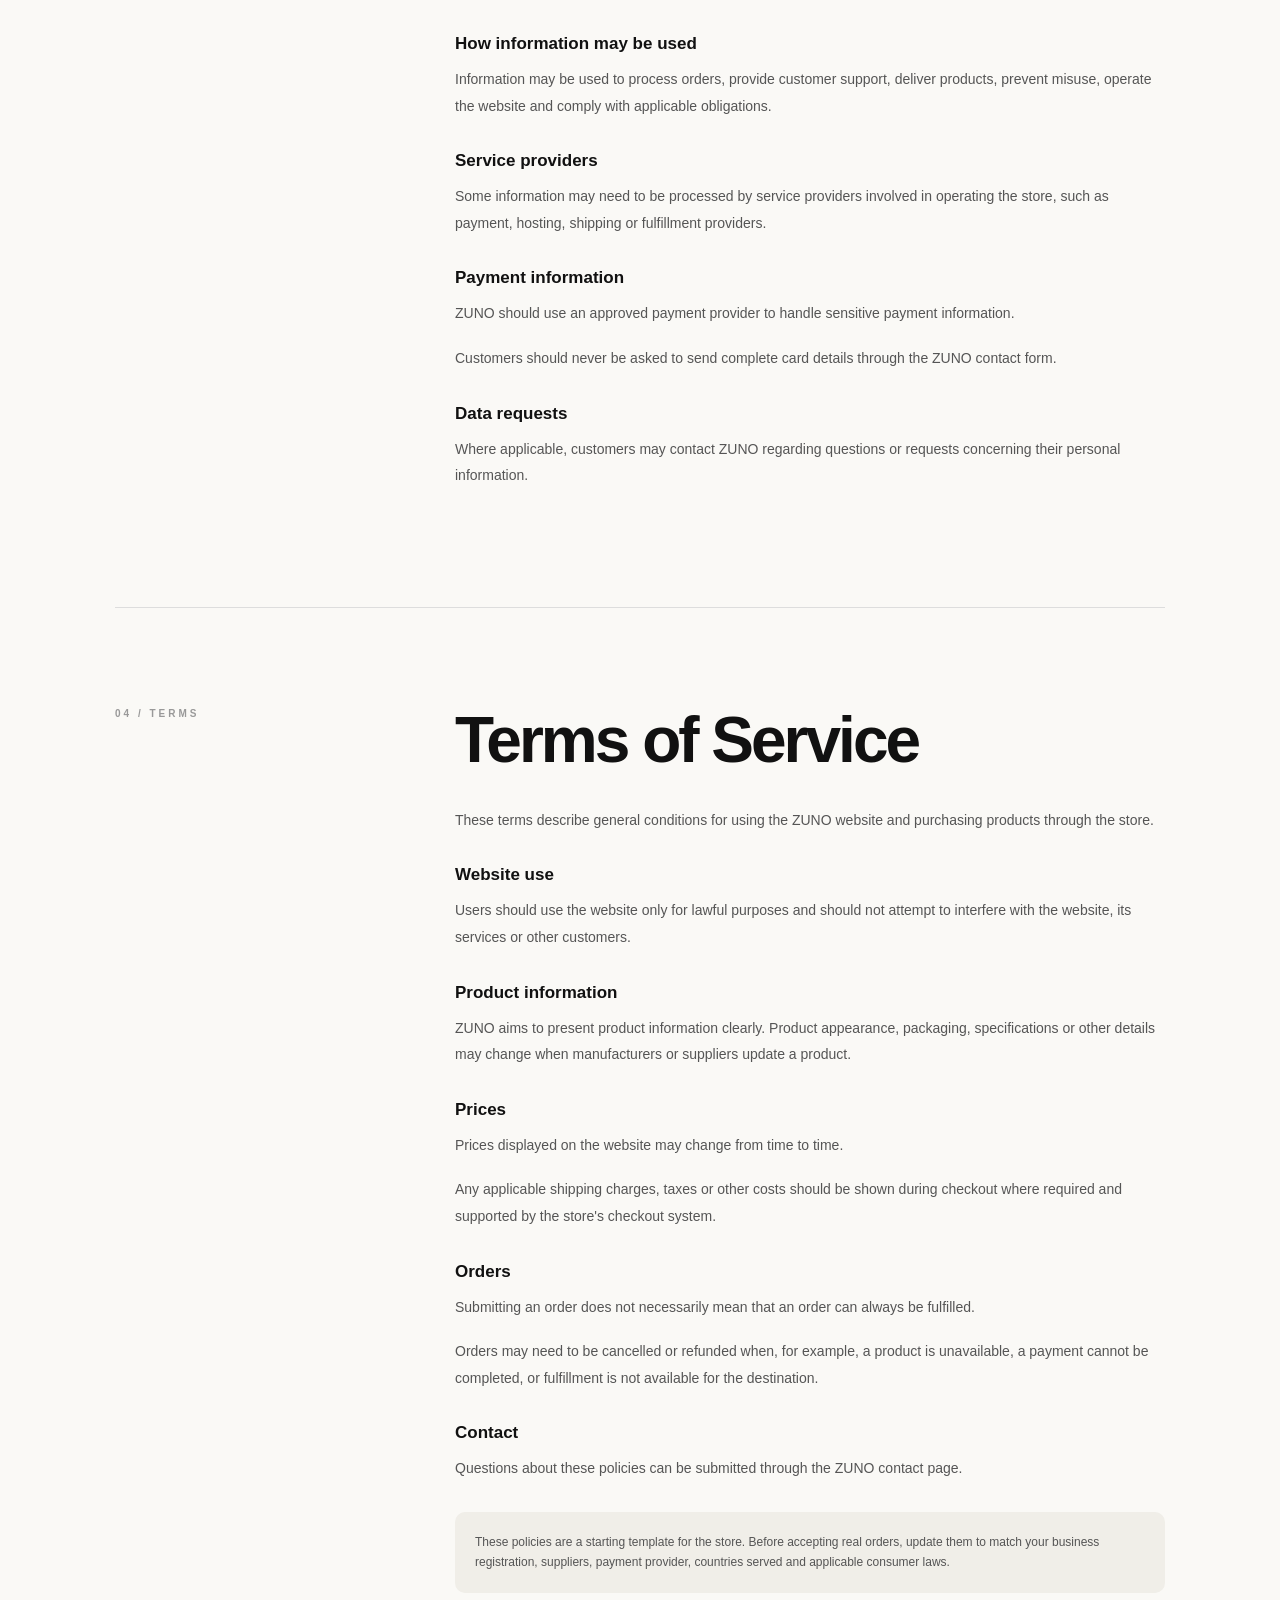
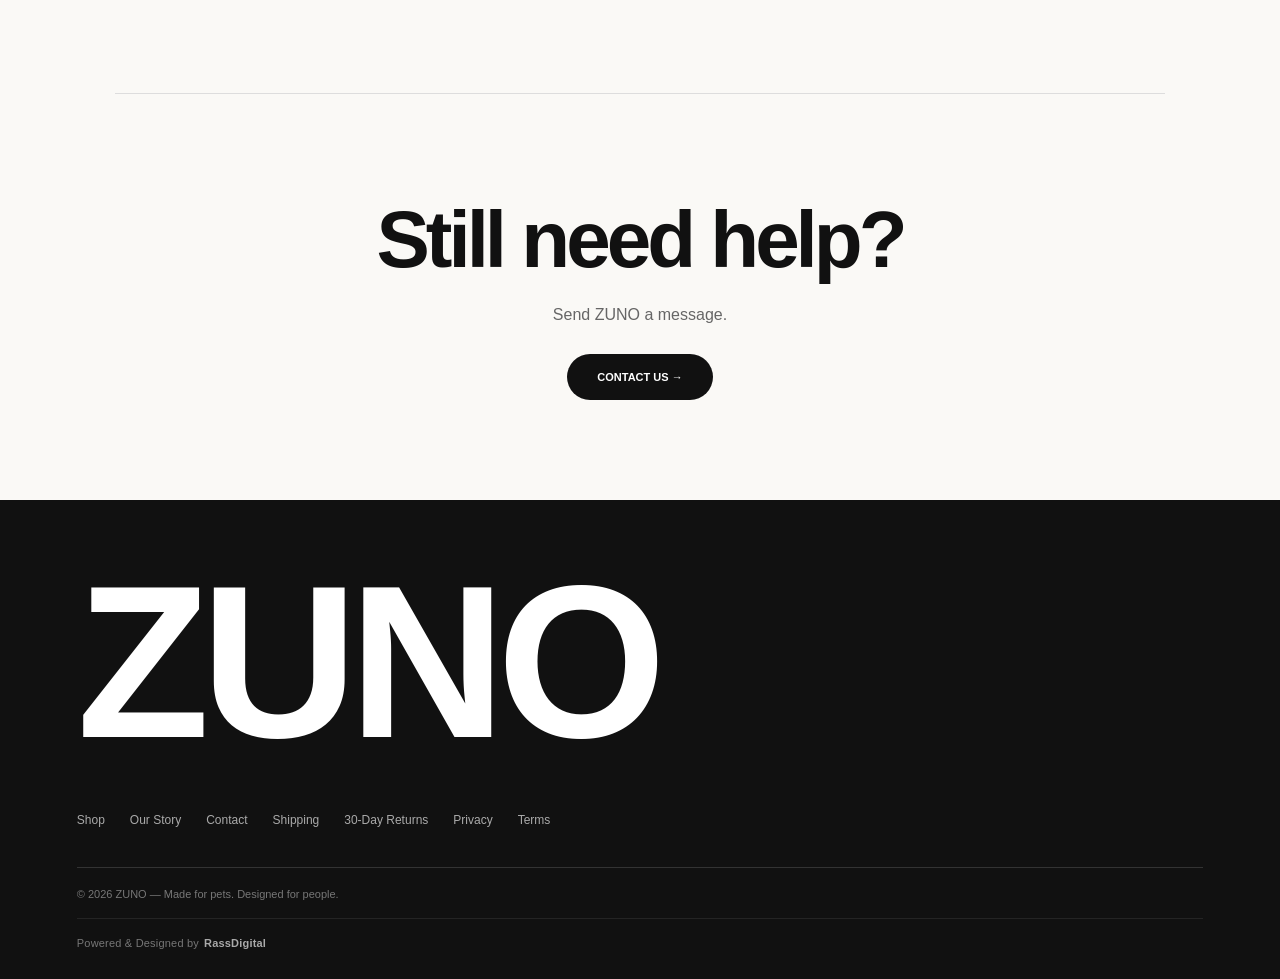
<file: policies.html>
<!DOCTYPE html>
<html lang="en">
<head>
<meta charset="UTF-8">
<meta name="viewport" content="width=device-width, initial-scale=1.0">

<title>Policies | ZUNO</title>

<style>

*{
    margin:0;
    padding:0;
    box-sizing:border-box;
}

html{
    scroll-behavior:smooth;
}

body{
    font-family:Arial,Helvetica,sans-serif;
    background:#faf9f6;
    color:#111;
}

a{
    color:inherit;
    text-decoration:none;
}

/* HEADER */

header{
    height:82px;
    padding:0 5%;

    display:flex;
    align-items:center;
    justify-content:space-between;

    border-bottom:1px solid #ddd;

    background:rgba(250,249,246,.96);

    position:sticky;
    top:0;
    z-index:100;
}

.logo{
    font-size:28px;
    font-weight:900;
    letter-spacing:6px;
}

nav{
    display:flex;
    gap:35px;
}

nav a{
    font-size:13px;
    font-weight:700;
}

nav a:hover{
    opacity:.5;
}

.bag{
    padding:11px 18px;

    border:1px solid #111;
    border-radius:40px;

    font-size:12px;
    font-weight:800;
}

/* HERO */

.hero{
    padding:100px 7% 80px;

    background:
    radial-gradient(
        circle at 60% 20%,
        #fff,
        #eeeae1
    );
}

.eyebrow{
    margin-bottom:20px;

    font-size:10px;
    font-weight:900;

    letter-spacing:4px;
}

.hero h1{
    font-size:clamp(
        65px,
        10vw,
        135px
    );

    line-height:.82;

    letter-spacing:-7px;
}

.hero p:last-child{
    max-width:560px;

    margin-top:35px;

    color:#666;

    line-height:1.8;

    font-size:14px;
}

/* POLICY NAV */

.policy-nav{
    padding:25px 7%;

    display:flex;
    gap:12px;

    overflow-x:auto;

    border-top:1px solid #ddd;
    border-bottom:1px solid #ddd;

    background:#faf9f6;
}

.policy-nav a{
    flex-shrink:0;

    padding:11px 18px;

    border:1px solid #ccc;
    border-radius:40px;

    font-size:10px;
    font-weight:900;

    letter-spacing:1px;
}

.policy-nav a:hover{
    background:#111;
    color:white;
    border-color:#111;
}

/* POLICIES */

.policies{
    width:min(1050px,88%);
    margin:auto;
}

.policy{
    padding:100px 0;

    display:grid;

    grid-template-columns:
        260px 1fr;

    gap:80px;

    border-bottom:1px solid #ddd;

    scroll-margin-top:120px;
}

.policy-number{
    color:#999;

    font-size:10px;
    font-weight:900;

    letter-spacing:3px;
}

.policy h2{
    margin-bottom:35px;

    font-size:clamp(
        38px,
        5vw,
        65px
    );

    line-height:1;

    letter-spacing:-3px;
}

.policy h3{
    margin-top:32px;
    margin-bottom:12px;

    font-size:17px;
}

.policy p{
    margin-bottom:18px;

    color:#555;

    font-size:14px;

    line-height:1.9;
}

.policy ul{
    margin:
        10px 0
        25px 20px;

    color:#555;

    font-size:14px;

    line-height:1.9;
}

.notice{
    margin-top:30px;

    padding:20px;

    background:#f0eee8;

    border-radius:10px;

    font-size:12px;

    line-height:1.7;

    color:#555;
}

/* CONTACT */

.help{
    padding:100px 7%;

    text-align:center;
}

.help h2{
    margin-bottom:20px;

    font-size:clamp(
        45px,
        7vw,
        80px
    );

    letter-spacing:-4px;
}

.help p{
    margin-bottom:30px;

    color:#666;
}

.help a{
    display:inline-block;

    padding:17px 30px;

    border-radius:50px;

    background:#111;
    color:#fff;

    font-size:11px;
    font-weight:900;
}

/* FOOTER */

footer{
    padding:80px 6% 30px;

    background:#111;
    color:#fff;
}

.footer-logo{
    font-size:clamp(
        90px,
        17vw,
        230px
    );

    font-weight:900;

    line-height:.75;

    letter-spacing:-9px;
}

.footer-links{
    display:flex;
    flex-wrap:wrap;

    gap:25px;

    margin-top:70px;

    color:#aaa;

    font-size:12px;
}

.copyright{
    margin-top:40px;

    padding-top:20px;

    border-top:1px solid #333;

    color:#777;

    font-size:11px;
}

/* MOBILE */

@media(max-width:750px){

    header{
        height:70px;
        padding:0 18px;
    }

    nav{
        display:none;
    }

    .logo{
        font-size:22px;
    }

    .hero{
        padding:
            75px 22px
            60px;
    }

    .hero h1{
        font-size:68px;

        letter-spacing:-5px;
    }

    .policy-nav{
        padding:18px;
    }

    .policies{
        width:calc(100% - 40px);
    }

    .policy{
        padding:70px 0;

        grid-template-columns:1fr;

        gap:20px;
    }

}

</style>

</head>


<body>


<header>

<a
href="index.html"
class="logo"
>
ZUNO
</a>


<nav>

<a href="index.html">
Home
</a>

<a href="shop.html">
Shop
</a>

<a href="shop.html?category=cats">
Cats
</a>

<a href="shop.html?category=dogs">
Dogs
</a>

<a href="about.html">
Our Story
</a>

</nav>


<a
href="cart.html"
class="bag"
>

Bag
(<span id="cart-count">0</span>)

</a>

</header>



<section class="hero">

<p class="eyebrow">
ZUNO CUSTOMER CARE
</p>

<h1>
The fine<br>
print.
</h1>

<p>

Here you'll find general information
about ZUNO shipping, returns, privacy
and website terms.

</p>

</section>



<div class="policy-nav">

<a href="#shipping">
SHIPPING
</a>

<a href="#returns">
RETURNS
</a>

<a href="#privacy">
PRIVACY
</a>

<a href="#terms">
TERMS
</a>

</div>



<main class="policies">


<!-- SHIPPING -->

<section
class="policy"
id="shipping"
>

<div class="policy-number">
01 / SHIPPING
</div>


<div>

<h2>
Shipping Policy
</h2>

<p>

ZUNO works to provide customers with
clear shipping information before an
order is completed.

</p>


<h3>
Processing
</h3>

<p>

Orders may require processing before
they are transferred to the appropriate
fulfillment or shipping provider.

</p>


<h3>
Delivery estimates
</h3>

<p>

Delivery times can vary depending on
the product, destination, fulfillment
location, carrier availability and other
shipping conditions.

</p>

<p>

Any delivery estimate shown during
checkout should be treated as an
estimate rather than a guaranteed
delivery date unless explicitly stated
otherwise.

</p>


<h3>
Shipping costs
</h3>

<p>

Available shipping methods and costs
may vary depending on the customer's
delivery destination and the products
in the order.

</p>


<h3>
Tracking
</h3>

<p>

When tracking is available, customers
may receive tracking information after
the order has been processed and
shipped.

</p>


<h3>
Incorrect addresses
</h3>

<p>

Customers are responsible for checking
their shipping information before
submitting an order.

</p>

</div>

</section>



<!-- RETURNS -->

<section
class="policy"
id="returns"
>

<div class="policy-number">
02 / RETURNS
</div>


<div>

<h2>
30-Day Return Policy
</h2>

<p>

ZUNO offers a 30-day return window
for eligible products.

</p>

<p>

A return request must be made within
30 days of receiving the product.

</p>


<h3>
Return eligibility
</h3>

<p>

To qualify for a return, the product
should generally be returned in the
condition in which it was received,
with its original components and
packaging where reasonably possible.

</p>

<p>

Products that have been damaged
through misuse, modified after
delivery, or returned with important
components missing may not qualify
for a full refund.

</p>


<h3>
Before returning a product
</h3>

<p>

Customers should contact ZUNO before
sending a product back.

</p>

<p>

Do not send a return to an address
shown on a package without first
receiving the correct return
instructions.

</p>


<h3>
Damaged or incorrect products
</h3>

<p>

If an order arrives damaged, defective
or materially different from what was
ordered, contact ZUNO as soon as
reasonably possible and provide the
order details and relevant evidence
needed to review the issue.

</p>


<h3>
Refunds
</h3>

<p>

Approved refunds will be returned
through the applicable payment method
where supported.

</p>

<p>

The time required for a refund to
appear can depend on the payment
provider or financial institution.

</p>


<div class="notice">

Before launching the store, make sure
this return policy matches the actual
return terms offered by your suppliers
and payment provider.

</div>

</div>

</section>



<!-- PRIVACY -->

<section
class="policy"
id="privacy"
>

<div class="policy-number">
03 / PRIVACY
</div>


<div>

<h2>
Privacy Policy
</h2>

<p>

ZUNO may need to process information
provided by customers when they browse
the website, contact support or place
an order.

</p>


<h3>
Information customers provide
</h3>

<p>
Depending on the services enabled on
the website, information may include:
</p>

<ul>

<li>
Name
</li>

<li>
Email address
</li>

<li>
Phone number
</li>

<li>
Shipping and billing information
</li>

<li>
Order information
</li>

<li>
Messages sent to customer support
</li>

</ul>


<h3>
How information may be used
</h3>

<p>

Information may be used to process
orders, provide customer support,
deliver products, prevent misuse,
operate the website and comply with
applicable obligations.

</p>


<h3>
Service providers
</h3>

<p>

Some information may need to be
processed by service providers involved
in operating the store, such as payment,
hosting, shipping or fulfillment
providers.

</p>


<h3>
Payment information
</h3>

<p>

ZUNO should use an approved payment
provider to handle sensitive payment
information.

</p>

<p>

Customers should never be asked to
send complete card details through
the ZUNO contact form.

</p>


<h3>
Data requests
</h3>

<p>

Where applicable, customers may contact
ZUNO regarding questions or requests
concerning their personal information.

</p>

</div>

</section>



<!-- TERMS -->

<section
class="policy"
id="terms"
>

<div class="policy-number">
04 / TERMS
</div>


<div>

<h2>
Terms of Service
</h2>

<p>

These terms describe general conditions
for using the ZUNO website and
purchasing products through the store.

</p>


<h3>
Website use
</h3>

<p>

Users should use the website only for
lawful purposes and should not attempt
to interfere with the website,
its services or other customers.

</p>


<h3>
Product information
</h3>

<p>

ZUNO aims to present product
information clearly. Product appearance,
packaging, specifications or other
details may change when manufacturers
or suppliers update a product.

</p>


<h3>
Prices
</h3>

<p>

Prices displayed on the website may
change from time to time.

</p>

<p>

Any applicable shipping charges,
taxes or other costs should be shown
during checkout where required and
supported by the store's checkout
system.

</p>


<h3>
Orders
</h3>

<p>

Submitting an order does not necessarily
mean that an order can always be
fulfilled.

</p>

<p>

Orders may need to be cancelled or
refunded when, for example, a product
is unavailable, a payment cannot be
completed, or fulfillment is not
available for the destination.

</p>


<h3>
Contact
</h3>

<p>

Questions about these policies can be
submitted through the ZUNO contact
page.

</p>


<div class="notice">

These policies are a starting template
for the store. Before accepting real
orders, update them to match your
business registration, suppliers,
payment provider, countries served
and applicable consumer laws.

</div>

</div>

</section>


</main>



<section class="help">

<h2>
Still need help?
</h2>

<p>
Send ZUNO a message.
</p>

<a href="contact.html">
CONTACT US →
</a>

</section>



<footer>

<div class="footer-logo">
ZUNO
</div>


<div class="footer-links">

<a href="shop.html">
Shop
</a>

<a href="about.html">
Our Story
</a>

<a href="contact.html">
Contact
</a>

<a href="policies.html#shipping">
Shipping
</a>

<a href="policies.html#returns">
30-Day Returns
</a>

<a href="policies.html#privacy">
Privacy
</a>

<a href="policies.html#terms">
Terms
</a>

</div>


<div class="copyright">

© 2026 ZUNO —
Made for pets.
Designed for people.

</div>

<!-- RASSDIGITAL CREDIT -->

<div
    style="
        margin-top:18px;
        padding-top:18px;
        border-top:1px solid rgba(255,255,255,0.08);
        display:flex;
        align-items:center;
        gap:5px;
        color:#777;
        font-size:11px;
        font-weight:400;
        letter-spacing:0.2px;
    "
>
    <span>Powered &amp; Designed by</span>

    <a
        href="https://rassdigitals.netlify.app/"
        target="_blank"
        rel="noopener noreferrer"
        style="
            color:#aaa;
            font-size:11px;
            font-weight:600;
            text-decoration:none;
        "
    >
        RassDigital
    </a>
</div>

</footer>



<script>

const cart =
JSON.parse(
    localStorage.getItem(
        "zunoCart"
    )
) || [];


const total =
cart.reduce(
    (sum,item) =>
        sum + item.quantity,
    0
);


document.getElementById(
    "cart-count"
).textContent =
    total;

</script>


</body>
</html>
</file>
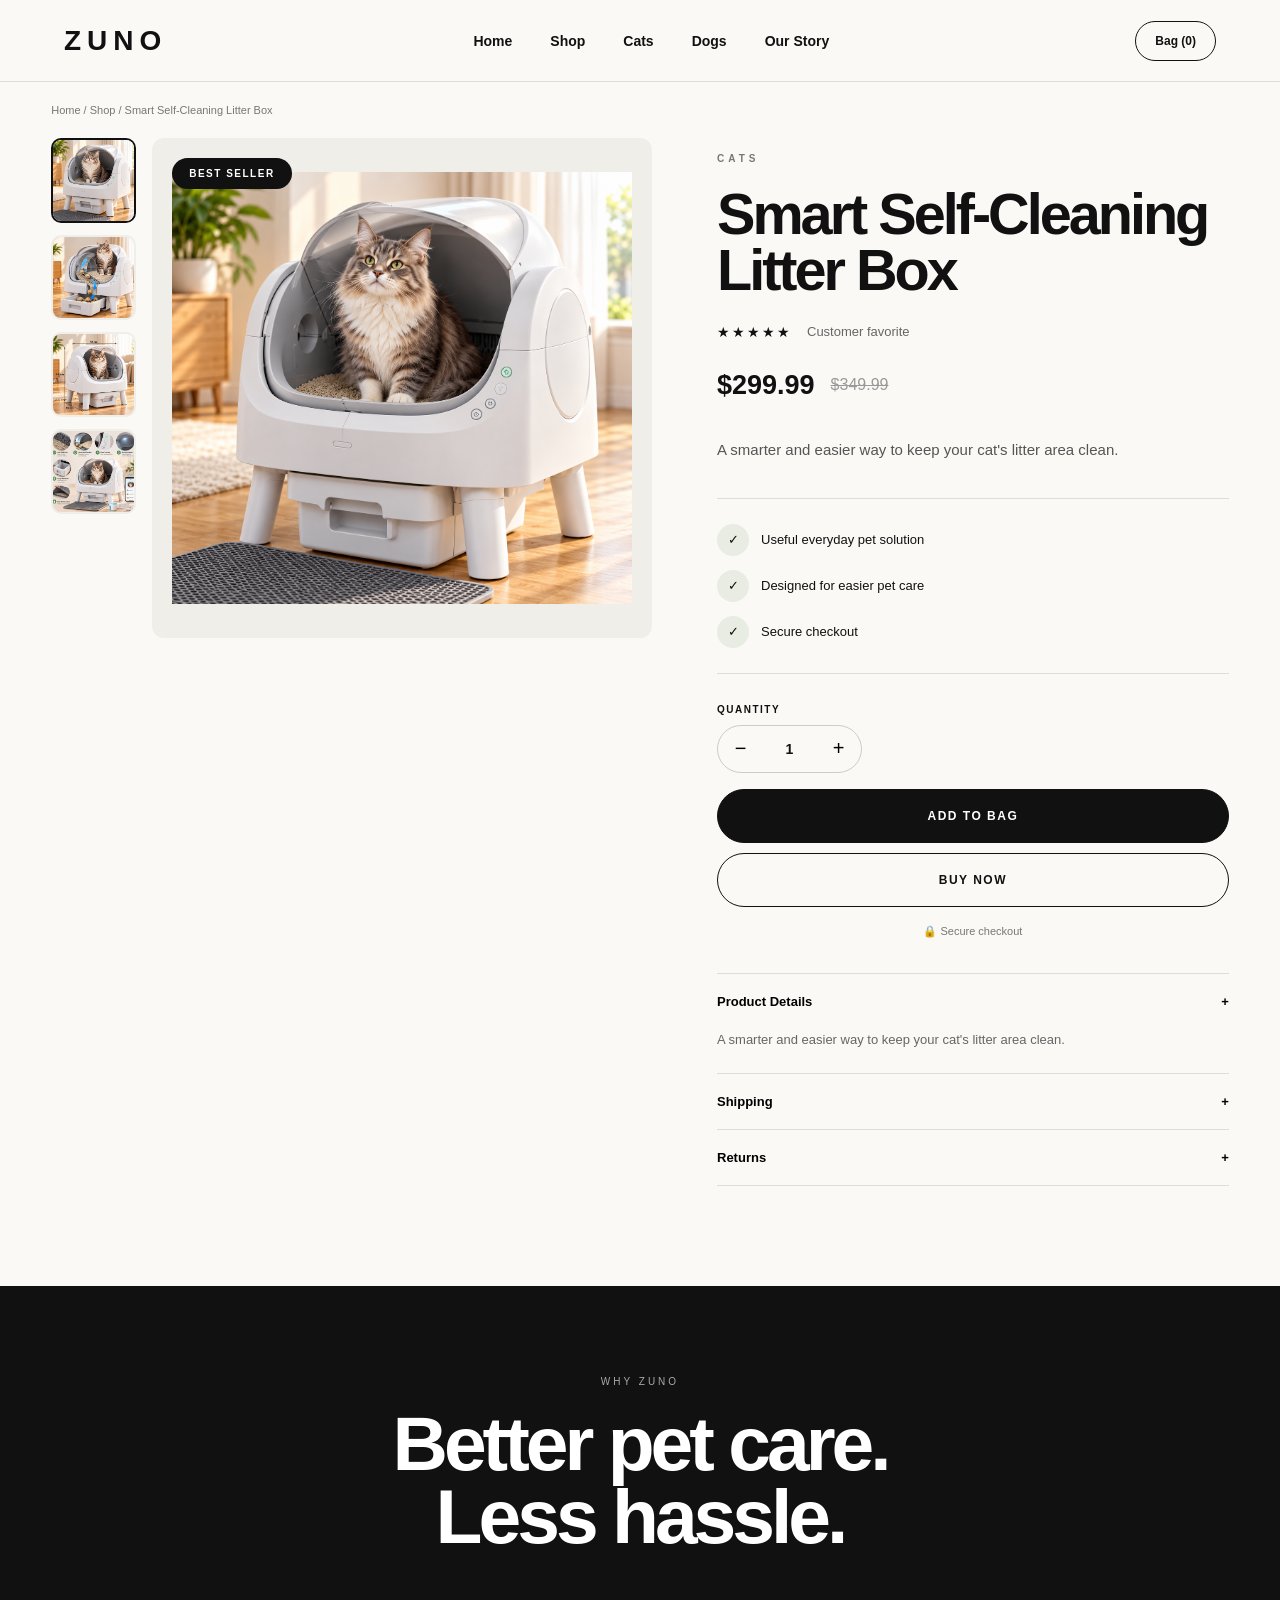
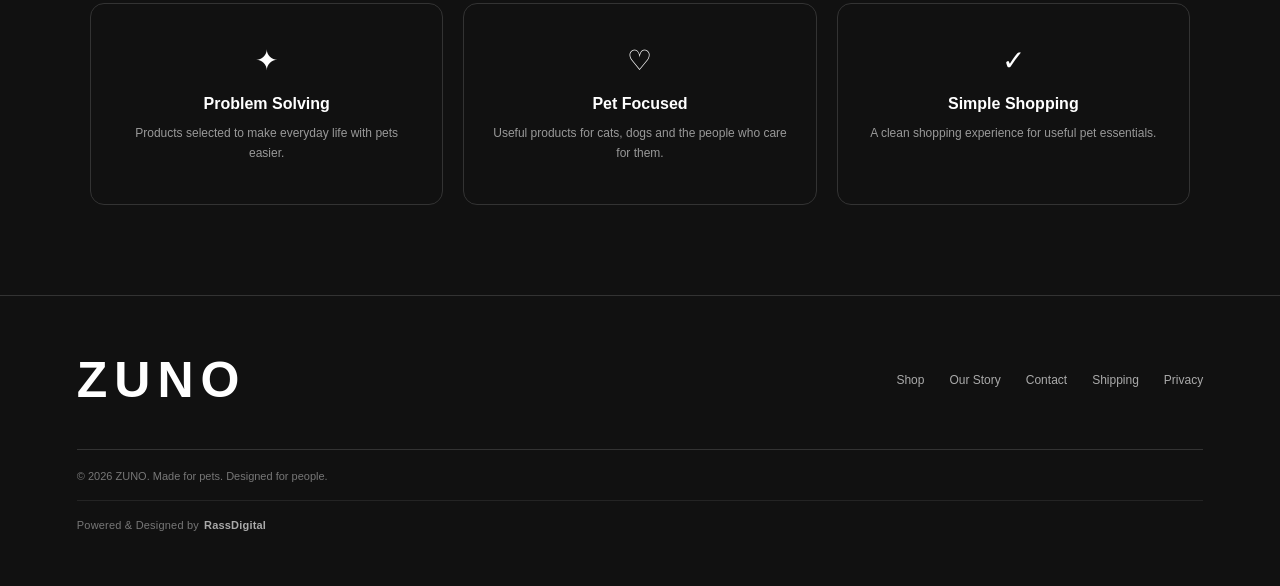
<file: product.html>
<!DOCTYPE html>
<html lang="en">

<head>
    <meta charset="UTF-8">
    <meta name="viewport" content="width=device-width, initial-scale=1.0">

    <title>ZUNO | Product</title>

    <style>
        /* =========================================
           RESET
        ========================================= */

        * {
            margin: 0;
            padding: 0;
            box-sizing: border-box;
        }

        html {
            scroll-behavior: smooth;
        }

        body {
            font-family: Arial, Helvetica, sans-serif;
            background: #faf9f6;
            color: #111;
        }

        a {
            text-decoration: none;
            color: inherit;
        }

        button {
            font: inherit;
        }


        /* =========================================
           HEADER
        ========================================= */

        header {
            height: 82px;
            padding: 0 5%;

            display: flex;
            align-items: center;
            justify-content: space-between;

            background: rgba(250, 249, 246, 0.96);
            border-bottom: 1px solid #ddd;

            position: sticky;
            top: 0;
            z-index: 100;
        }

        .logo {
            font-size: 28px;
            font-weight: 900;
            letter-spacing: 6px;
        }

        nav {
            display: flex;
            align-items: center;
            gap: 38px;
        }

        nav a {
            font-size: 14px;
            font-weight: 700;
        }

        .cart-link {
            border: 1px solid #111;
            padding: 12px 19px;
            border-radius: 40px;

            font-size: 12px;
            font-weight: 800;
        }


        /* =========================================
           BREADCRUMB
        ========================================= */

        .breadcrumb {
            width: min(1400px, 92%);
            margin: auto;
            padding: 22px 0;

            font-size: 11px;
            color: #777;
        }


        /* =========================================
           PRODUCT PAGE
        ========================================= */

        .product-page {
            width: min(1400px, 92%);
            margin: auto;

            display: grid;

            grid-template-columns:
                minmax(0, 1.08fr)
                minmax(360px, 0.92fr);

            gap: 65px;

            align-items: start;

            padding-bottom: 100px;
        }


        /* =========================================
           GALLERY
        ========================================= */

        .gallery {
            display: grid;
            grid-template-columns: 85px minmax(0, 1fr);
            gap: 16px;
            align-items: start;
        }


        /* THUMBNAILS */

        .thumbnails {
            display: flex;
            flex-direction: column;
            gap: 12px;
        }

        .thumbnail {
            width: 85px;
            aspect-ratio: 1 / 1;

            padding: 0;

            border: 2px solid transparent;
            border-radius: 10px;

            background: #f0eee8;

            overflow: hidden;

            cursor: pointer;
        }

        .thumbnail.active {
            border-color: #111;
        }

        .thumbnail img {
            width: 100%;
            height: 100%;

            object-fit: cover;
            object-position: center;

            display: block;
        }


        /* =========================================
           MAIN IMAGE — FIXED
        ========================================= */

        .main-image-container {
            position: relative;

            width: 100%;
            aspect-ratio: 1 / 1;

            background: #f0eee8;

            border-radius: 12px;

            overflow: hidden;

            display: flex;
            align-items: center;
            justify-content: center;
        }

        .main-image-container img {
            width: 100%;
            height: 100%;

            object-fit: contain;
            object-position: center;

            display: block;

            padding: 20px;

            transition:
                transform 0.35s ease,
                opacity 0.2s ease;
        }

        .main-image-container:hover img {
            transform: scale(1.025);
        }


        /* BADGE */

        .badge {
            position: absolute;

            top: 20px;
            left: 20px;

            z-index: 5;

            padding: 10px 17px;

            border-radius: 40px;

            background: #111;
            color: #fff;

            font-size: 10px;
            font-weight: 900;

            letter-spacing: 1.5px;
        }


        /* =========================================
           PRODUCT INFORMATION
        ========================================= */

        .product-details {
            padding-top: 15px;
        }

        .category {
            margin-bottom: 22px;

            color: #777;

            font-size: 10px;
            font-weight: 900;

            letter-spacing: 4px;

            text-transform: uppercase;
        }

        .product-title {
            max-width: 650px;

            margin-bottom: 25px;

            font-size: clamp(42px, 4.5vw, 68px);

            line-height: 0.98;

            letter-spacing: -3px;
        }


        /* RATING */

        .rating {
            display: flex;
            align-items: center;

            gap: 15px;

            margin-bottom: 30px;
        }

        .stars {
            font-size: 14px;
            letter-spacing: 2px;
        }

        .rating-text {
            color: #666;
            font-size: 13px;
        }


        /* PRICE */

        .price-area {
            display: flex;
            align-items: center;

            gap: 16px;

            margin-bottom: 35px;
        }

        .price {
            font-size: 27px;
            font-weight: 900;
        }

        .old-price {
            color: #999;

            font-size: 16px;

            text-decoration: line-through;
        }


        /* DESCRIPTION */

        .description {
            max-width: 580px;

            margin-bottom: 35px;

            color: #555;

            font-size: 15px;

            line-height: 1.8;
        }


        /* =========================================
           BENEFITS
        ========================================= */

        .benefits {
            display: grid;
            gap: 14px;

            margin-bottom: 30px;

            padding: 25px 0;

            border-top: 1px solid #ddd;
            border-bottom: 1px solid #ddd;
        }

        .benefit {
            display: flex;
            align-items: center;

            gap: 12px;

            font-size: 13px;
        }

        .benefit-icon {
            width: 32px;
            height: 32px;

            display: grid;
            place-items: center;

            flex-shrink: 0;

            border-radius: 50%;

            background: #e8ece3;
        }


        /* =========================================
           QUANTITY
        ========================================= */

        .quantity-label {
            display: block;

            margin-bottom: 10px;

            font-size: 10px;
            font-weight: 900;

            letter-spacing: 1.5px;
        }

        .quantity-selector {
            width: 145px;
            height: 48px;

            display: flex;
            align-items: center;
            justify-content: space-between;

            margin-bottom: 16px;

            border: 1px solid #ccc;
            border-radius: 50px;
        }

        .quantity-selector button {
            width: 45px;
            height: 100%;

            border: 0;

            background: transparent;

            cursor: pointer;

            font-size: 20px;
        }

        #quantity {
            font-size: 14px;
            font-weight: 800;
        }


        /* =========================================
           CART BUTTONS
        ========================================= */

        .add-cart,
        .buy-now {
            width: 100%;

            padding: 19px;

            border-radius: 50px;

            cursor: pointer;

            font-size: 12px;
            font-weight: 900;

            letter-spacing: 1.5px;

            transition: 0.25s ease;
        }

        .add-cart {
            border: 1px solid #111;

            background: #111;
            color: white;
        }

        .add-cart:hover {
            background: #333;
            transform: translateY(-2px);
        }

        .add-cart.added {
            background: #355c43;
            border-color: #355c43;
        }

        .buy-now {
            margin-top: 10px;

            border: 1px solid #111;

            background: transparent;
            color: #111;
        }

        .buy-now:hover {
            background: #eee;
        }

        .secure {
            margin-top: 18px;

            text-align: center;

            color: #777;

            font-size: 11px;
        }


        /* =========================================
           ACCORDIONS
        ========================================= */

        .accordions {
            margin-top: 35px;

            border-top: 1px solid #ddd;
        }

        .accordion {
            border-bottom: 1px solid #ddd;
        }

        .accordion-button {
            width: 100%;

            display: flex;
            align-items: center;
            justify-content: space-between;

            padding: 20px 0;

            border: 0;

            background: transparent;

            cursor: pointer;

            text-align: left;

            font-size: 13px;
            font-weight: 800;
        }

        .accordion-content {
            display: none;

            padding: 0 0 22px;

            color: #666;

            font-size: 13px;

            line-height: 1.7;
        }

        .accordion.open .accordion-content {
            display: block;
        }


        /* =========================================
           WHY ZUNO
        ========================================= */

        .why-zuno {
            padding: 90px 6%;

            background: #111;
            color: #fff;

            text-align: center;
        }

        .why-zuno .small {
            margin-bottom: 20px;

            color: #aaa;

            font-size: 10px;

            letter-spacing: 3px;
        }

        .why-zuno h2 {
            margin-bottom: 50px;

            font-size: clamp(42px, 6vw, 78px);

            line-height: 0.95;

            letter-spacing: -4px;
        }

        .why-grid {
            max-width: 1100px;

            margin: auto;

            display: grid;

            grid-template-columns: repeat(3, 1fr);

            gap: 20px;
        }

        .why-card {
            padding: 40px 25px;

            border: 1px solid #333;
            border-radius: 14px;
        }

        .why-card span {
            font-size: 28px;
        }

        .why-card h3 {
            margin: 18px 0 10px;

            font-size: 16px;
        }

        .why-card p {
            color: #999;

            font-size: 12px;

            line-height: 1.7;
        }


        /* =========================================
           FOOTER
        ========================================= */

        footer {
            padding: 55px 6%;

            background: #111;
            color: #fff;

            border-top: 1px solid #333;
        }

        .footer-top {
            display: flex;
            align-items: center;
            justify-content: space-between;

            gap: 30px;
        }

        .footer-logo {
            font-size: 50px;
            font-weight: 900;

            letter-spacing: 7px;
        }

        .footer-links {
            display: flex;
            flex-wrap: wrap;

            gap: 25px;

            color: #aaa;

            font-size: 12px;
        }

        .copyright {
            margin-top: 40px;

            padding-top: 20px;

            border-top: 1px solid #333;

            color: #777;

            font-size: 11px;
        }


        /* =========================================
           TABLET
        ========================================= */

        @media (max-width: 1000px) {

            .product-page {
                grid-template-columns: 1fr;
                gap: 50px;
            }

            .product-details {
                max-width: 750px;
            }

            .main-image-container {
                max-width: 700px;
            }

        }


        /* =========================================
           MOBILE
        ========================================= */

        @media (max-width: 650px) {

            header {
                height: 70px;
                padding: 0 18px;
            }

            .logo {
                font-size: 22px;
            }

            header nav {
                display: none;
            }

            .cart-link {
                padding: 10px 15px;
            }

            .breadcrumb {
                width: calc(100% - 36px);
            }

            .product-page {
                width: calc(100% - 36px);

                display: block;

                padding-bottom: 70px;
            }

            .gallery {
                display: flex;
                flex-direction: column;
            }

            .main-image-container {
                order: 1;

                width: 100%;
                aspect-ratio: 1 / 1;
            }

            .main-image-container img {
                padding: 10px;
            }

            .thumbnails {
                order: 2;

                width: 100%;

                display: grid;

                grid-template-columns: repeat(4, 1fr);

                gap: 8px;

                margin-top: 10px;
            }

            .thumbnail {
                width: 100%;
                height: auto;
            }

            .product-details {
                padding-top: 45px;
            }

            .product-title {
                font-size: 42px;

                line-height: 1;

                letter-spacing: -2px;
            }

            .why-grid {
                grid-template-columns: 1fr;
            }

            .footer-top {
                flex-direction: column;
                align-items: flex-start;
            }

        }
    </style>

</head>


<body>


    <!-- HEADER -->

    <header>

        <a href="index.html" class="logo">
            ZUNO
        </a>

        <nav>
            <a href="index.html">Home</a>
            <a href="shop.html">Shop</a>
            <a href="shop.html?category=cats">Cats</a>
            <a href="shop.html?category=dogs">Dogs</a>
            <a href="about.html">Our Story</a>
        </nav>

        <a href="cart.html" class="cart-link">
            Bag (<span id="cart-count">0</span>)
        </a>

    </header>


    <!-- BREADCRUMB -->

    <div class="breadcrumb">

        <a href="index.html">
            Home
        </a>

        /

        <a href="shop.html">
            Shop
        </a>

        /

        <span id="breadcrumb-name">
            Product
        </span>

    </div>


    <!-- PRODUCT -->

    <main class="product-page" id="product-page">


        <!-- GALLERY -->

        <section class="gallery">

            <div
                class="thumbnails"
                id="thumbnails">
            </div>


            <div class="main-image-container">

                <span
                    class="badge"
                    id="product-badge">
                </span>

                <img
                    id="main-product-image"
                    src=""
                    alt="">

            </div>

        </section>


        <!-- DETAILS -->

        <section class="product-details">

            <p
                class="category"
                id="product-category">
            </p>


            <h1
                class="product-title"
                id="product-title">
            </h1>


            <div class="rating">

                <span class="stars">
                    ★★★★★
                </span>

                <span class="rating-text">
                    Customer favorite
                </span>

            </div>


            <div class="price-area">

                <span
                    class="price"
                    id="product-price">
                </span>

                <span
                    class="old-price"
                    id="old-price">
                </span>

            </div>


            <p
                class="description"
                id="product-description">
            </p>


            <div class="benefits">

                <div class="benefit">

                    <span class="benefit-icon">
                        ✓
                    </span>

                    Useful everyday pet solution

                </div>


                <div class="benefit">

                    <span class="benefit-icon">
                        ✓
                    </span>

                    Designed for easier pet care

                </div>


                <div class="benefit">

                    <span class="benefit-icon">
                        ✓
                    </span>

                    Secure checkout

                </div>

            </div>


            <!-- QUANTITY -->

            <label class="quantity-label">
                QUANTITY
            </label>


            <div class="quantity-selector">

                <button
                    id="minus"
                    type="button">
                    −
                </button>

                <span id="quantity">
                    1
                </span>

                <button
                    id="plus"
                    type="button">
                    +
                </button>

            </div>


            <!-- BUTTONS -->

            <button
                class="add-cart"
                id="add-to-cart"
                type="button">

                ADD TO BAG

            </button>


            <button
                class="buy-now"
                id="buy-now"
                type="button">

                BUY NOW

            </button>


            <p class="secure">
                🔒 Secure checkout
            </p>


            <!-- ACCORDIONS -->

            <div class="accordions">


                <div class="accordion open">

                    <button
                        class="accordion-button"
                        type="button">

                        Product Details

                        <span>+</span>

                    </button>

                    <div
                        class="accordion-content"
                        id="details-content">
                    </div>

                </div>


                <div class="accordion">

                    <button
                        class="accordion-button"
                        type="button">

                        Shipping

                        <span>+</span>

                    </button>

                    <div class="accordion-content">

                        Shipping availability and delivery
                        times depend on the customer's
                        destination.

                    </div>

                </div>


                <div class="accordion">

                    <button
                        class="accordion-button"
                        type="button">

                        Returns

                        <span>+</span>

                    </button>

                    <div class="accordion-content">

                        Eligible orders can be returned
                        according to ZUNO's published
                        return policy.

                    </div>

                </div>

            </div>

        </section>

    </main>


    <!-- WHY ZUNO -->

    <section class="why-zuno">

        <p class="small">
            WHY ZUNO
        </p>

        <h2>
            Better pet care.
            <br>
            Less hassle.
        </h2>


        <div class="why-grid">

            <div class="why-card">

                <span>✦</span>

                <h3>
                    Problem Solving
                </h3>

                <p>
                    Products selected to make everyday
                    life with pets easier.
                </p>

            </div>


            <div class="why-card">

                <span>♡</span>

                <h3>
                    Pet Focused
                </h3>

                <p>
                    Useful products for cats, dogs and
                    the people who care for them.
                </p>

            </div>


            <div class="why-card">

                <span>✓</span>

                <h3>
                    Simple Shopping
                </h3>

                <p>
                    A clean shopping experience for
                    useful pet essentials.
                </p>

            </div>

        </div>

    </section>


    <!-- FOOTER -->

    <footer>

        <div class="footer-top">

            <a
                href="index.html"
                class="footer-logo">

                ZUNO

            </a>


            <div class="footer-links">

                <a href="shop.html">
                    Shop
                </a>

                <a href="about.html">
                    Our Story
                </a>

                <a href="contact.html">
                    Contact
                </a>

                <a href="#">
                    Shipping
                </a>

                <a href="#">
                    Privacy
                </a>

            </div>

        </div>


        <p class="copyright">
            © 2026 ZUNO. Made for pets. Designed for people.
        </p>

        <!-- RASSDIGITAL CREDIT -->

<div
    style="
        margin-top:18px;
        padding-top:18px;
        border-top:1px solid rgba(255,255,255,0.08);
        display:flex;
        align-items:center;
        gap:5px;
        color:#777;
        font-size:11px;
        font-weight:400;
        letter-spacing:0.2px;
    "
>
    <span>Powered &amp; Designed by</span>

    <a
        href="https://rassdigitals.netlify.app/"
        target="_blank"
        rel="noopener noreferrer"
        style="
            color:#aaa;
            font-size:11px;
            font-weight:600;
            text-decoration:none;
        "
    >
        RassDigital
    </a>
</div>

    </footer>


    <!-- PRODUCT DATABASE -->

    <script src="js/products.js"></script>


    <!-- PRODUCT PAGE -->

    <script>

        // =========================================
        // GET PRODUCT
        // =========================================

        const params =
            new URLSearchParams(
                window.location.search
            );

        const productId =
            Number(params.get("id")) || 1;

        const product =
            products.find(
                item => item.id === productId
            );


        // =========================================
        // PRODUCT NOT FOUND
        // =========================================

        if (!product) {

            document.getElementById(
                "product-page"
            ).innerHTML = `

                <div style="
                    grid-column: 1 / -1;
                    text-align: center;
                    padding: 100px 20px;
                ">

                    <h1>
                        Product not found
                    </h1>

                    <br>

                    <a href="index.html">
                        ← Return home
                    </a>

                </div>

            `;

        }


        // =========================================
        // LOAD PRODUCT INFORMATION
        // =========================================

        if (product) {

            document.title =
                product.name + " | ZUNO";


            document.getElementById(
                "breadcrumb-name"
            ).textContent =
                product.name;


            document.getElementById(
                "product-category"
            ).textContent =
                product.category;


            document.getElementById(
                "product-title"
            ).textContent =
                product.name;


            document.getElementById(
                "product-price"
            ).textContent =
                "$" + product.price.toFixed(2);


            document.getElementById(
                "old-price"
            ).textContent =
                "$" + product.oldPrice.toFixed(2);


            document.getElementById(
                "product-description"
            ).textContent =
                product.description;


            document.getElementById(
                "product-badge"
            ).textContent =
                product.badge;


            document.getElementById(
                "details-content"
            ).textContent =
                product.description;


            // =====================================
            // MAIN IMAGE
            // =====================================

            const mainImage =
                document.getElementById(
                    "main-product-image"
                );


            mainImage.src =
                product.images[0];


            mainImage.alt =
                product.name;


            // =====================================
            // FOUR IMAGES
            // =====================================

            const thumbnails =
                document.getElementById(
                    "thumbnails"
                );


            product.images.forEach(
                (image, index) => {

                    const button =
                        document.createElement(
                            "button"
                        );


                    button.type =
                        "button";


                    button.className =
                        index === 0
                            ? "thumbnail active"
                            : "thumbnail";


                    button.innerHTML = `

                        <img
                            src="${image}"
                            alt="${product.name} ${index + 1}"
                        >

                    `;


                    button.addEventListener(
                        "click",
                        () => {

                            mainImage.style.opacity =
                                "0";


                            setTimeout(
                                () => {

                                    mainImage.src =
                                        image;

                                    mainImage.style.opacity =
                                        "1";

                                },
                                120
                            );


                            document
                                .querySelectorAll(
                                    ".thumbnail"
                                )
                                .forEach(
                                    item =>
                                        item.classList.remove(
                                            "active"
                                        )
                                );


                            button.classList.add(
                                "active"
                            );

                        }
                    );


                    thumbnails.appendChild(
                        button
                    );

                }
            );

        }


        // =========================================
        // QUANTITY
        // =========================================

        let quantity = 1;

        const quantityElement =
            document.getElementById(
                "quantity"
            );


        document.getElementById(
            "plus"
        ).addEventListener(
            "click",
            () => {

                quantity++;

                quantityElement.textContent =
                    quantity;

            }
        );


        document.getElementById(
            "minus"
        ).addEventListener(
            "click",
            () => {

                if (quantity > 1) {

                    quantity--;

                    quantityElement.textContent =
                        quantity;

                }

            }
        );


        // =========================================
        // CART STORAGE
        // =========================================

        function getCart() {

            return JSON.parse(
                localStorage.getItem(
                    "zunoCart"
                )
            ) || [];

        }


        function saveCart(cart) {

            localStorage.setItem(
                "zunoCart",
                JSON.stringify(cart)
            );

            updateCartCount();

        }


        function updateCartCount() {

            const cart =
                getCart();


            const total =
                cart.reduce(
                    (sum, item) =>
                        sum + item.quantity,
                    0
                );


            document.getElementById(
                "cart-count"
            ).textContent =
                total;

        }


        // =========================================
        // ADD PRODUCT
        // =========================================

        function addProductToCart() {

            if (!product) {
                return;
            }


            const cart =
                getCart();


            const existing =
                cart.find(
                    item =>
                        item.id === product.id
                );


            if (existing) {

                existing.quantity +=
                    quantity;

            }

            else {

                cart.push({

                    id:
                        product.id,

                    name:
                        product.name,

                    price:
                        product.price,

                    image:
                        product.images[0],

                    quantity:
                        quantity

                });

            }


            saveCart(cart);

        }


        // =========================================
        // ADD TO BAG
        // =========================================

        const addButton =
            document.getElementById(
                "add-to-cart"
            );


        addButton.addEventListener(
            "click",
            () => {

                addProductToCart();


                addButton.textContent =
                    "ADDED TO BAG ✓";


                addButton.classList.add(
                    "added"
                );


                setTimeout(
                    () => {

                        addButton.textContent =
                            "ADD TO BAG";


                        addButton.classList.remove(
                            "added"
                        );

                    },
                    1500
                );

            }
        );


        // =========================================
        // BUY NOW
        // =========================================

        document.getElementById(
            "buy-now"
        ).addEventListener(
            "click",
            () => {

                addProductToCart();

                window.location.href =
                    "checkout.html";

            }
        );


        // =========================================
        // ACCORDIONS
        // =========================================

        document
            .querySelectorAll(
                ".accordion-button"
            )
            .forEach(
                button => {

                    button.addEventListener(
                        "click",
                        () => {

                            button
                                .parentElement
                                .classList
                                .toggle(
                                    "open"
                                );

                        }
                    );

                }
            );


        // =========================================
        // INITIAL CART COUNT
        // =========================================

        updateCartCount();

    </script>

</body>

</html>
</file>
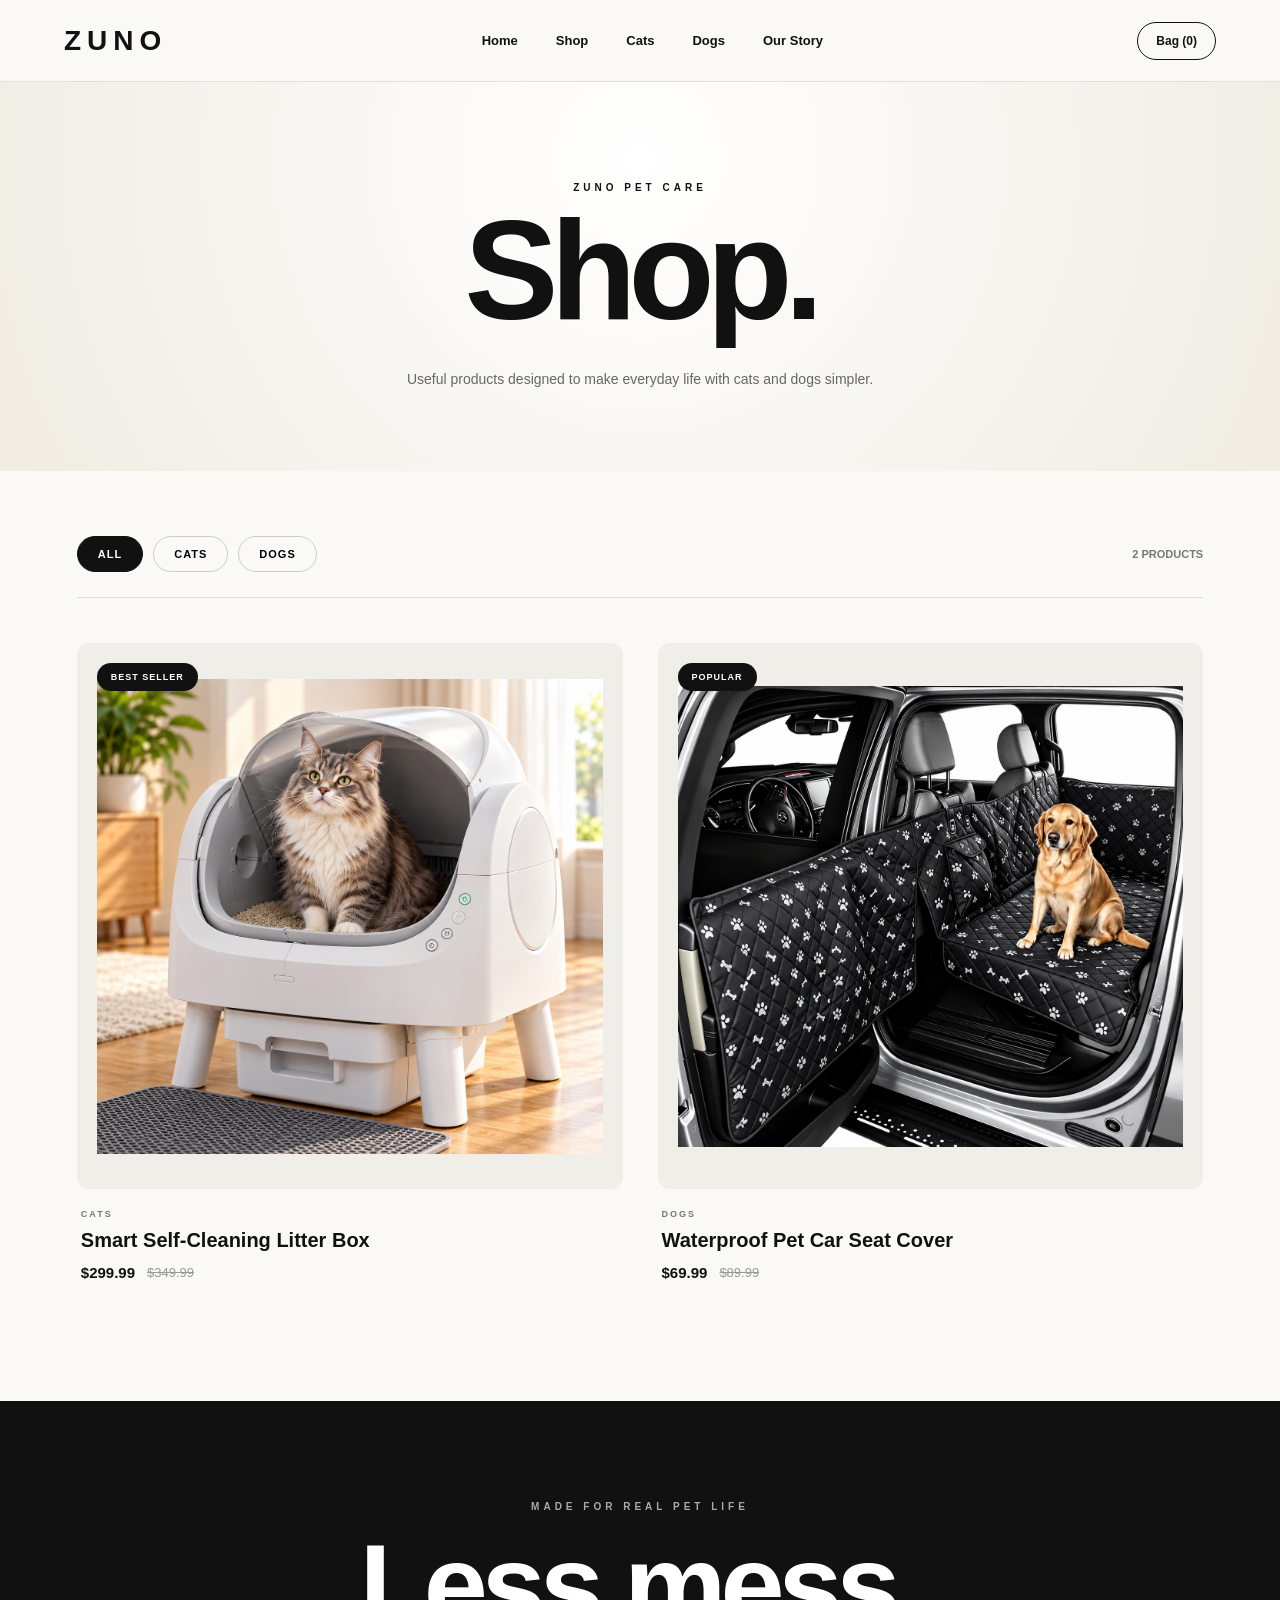
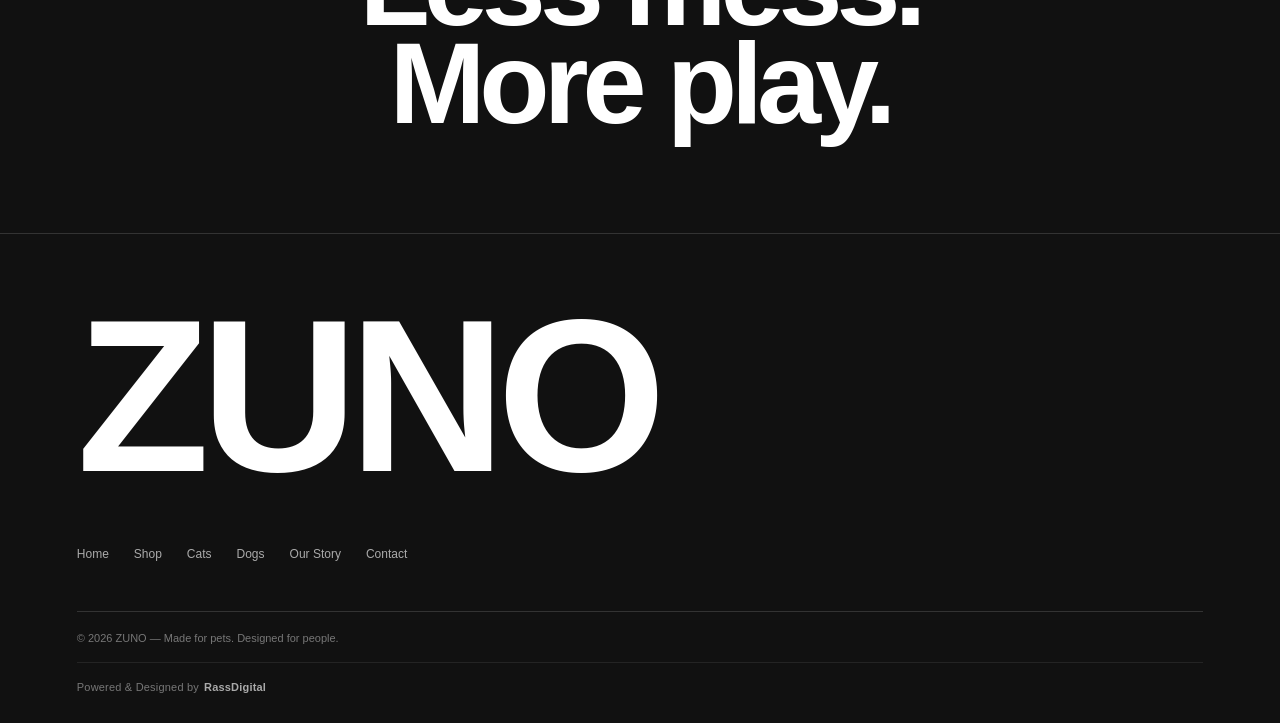
<file: shop.html>
<!DOCTYPE html>
<html lang="en">

<head>
    <meta charset="UTF-8">
    <meta name="viewport" content="width=device-width, initial-scale=1.0">

    <title>Shop | ZUNO</title>

    <style>
        * {
            margin: 0;
            padding: 0;
            box-sizing: border-box;
        }

        html {
            scroll-behavior: smooth;
        }

        body {
            font-family: Arial, Helvetica, sans-serif;
            background: #faf9f6;
            color: #111;
        }

        a {
            text-decoration: none;
            color: inherit;
        }

        button {
            font: inherit;
            cursor: pointer;
        }


        /* ==========================
           HEADER
        ========================== */

        header {
            height: 82px;
            padding: 0 5%;

            display: flex;
            align-items: center;
            justify-content: space-between;

            border-bottom: 1px solid rgba(0,0,0,.1);

            background: rgba(250,249,246,.96);

            position: sticky;
            top: 0;

            z-index: 100;
        }

        .logo {
            font-size: 28px;
            font-weight: 900;
            letter-spacing: 6px;
        }

        nav {
            display: flex;
            align-items: center;
            gap: 38px;
        }

        nav a {
            font-size: 13px;
            font-weight: 700;
        }

        nav a:hover {
            opacity: .5;
        }

        .header-right {
            display: flex;
            align-items: center;
            gap: 12px;
        }

        .bag {
            padding: 11px 18px;

            border: 1px solid #111;
            border-radius: 40px;

            font-size: 12px;
            font-weight: 800;
        }


        /* ==========================
           HERO
        ========================== */

        .shop-hero {
            padding: 100px 6% 80px;

            background:
                radial-gradient(
                    circle at 50% 20%,
                    #ffffff,
                    #f0ece3
                );

            text-align: center;
        }

        .eyebrow {
            margin-bottom: 22px;

            font-size: 10px;
            font-weight: 900;

            letter-spacing: 4px;
        }

        .shop-hero h1 {
            font-size: clamp(65px, 11vw, 150px);

            line-height: .8;

            letter-spacing: -8px;
        }

        .shop-hero p:last-child {
            max-width: 500px;

            margin: 40px auto 0;

            color: #666;

            font-size: 14px;

            line-height: 1.7;
        }


        /* ==========================
           SHOP
        ========================== */

        .shop-section {
            padding: 65px 6% 120px;
        }

        .shop-toolbar {
            display: flex;
            align-items: center;
            justify-content: space-between;

            gap: 25px;

            margin-bottom: 45px;

            padding-bottom: 25px;

            border-bottom: 1px solid #ddd;
        }

        .filters {
            display: flex;
            gap: 10px;
        }

        .filter {
            padding: 11px 20px;

            border: 1px solid #ccc;
            border-radius: 40px;

            background: transparent;

            font-size: 11px;
            font-weight: 800;

            letter-spacing: 1px;
        }

        .filter:hover,
        .filter.active {
            background: #111;
            color: white;

            border-color: #111;
        }

        .product-count {
            color: #777;

            font-size: 11px;
            font-weight: 700;
        }


        /* ==========================
           PRODUCTS
        ========================== */

        .shop-grid {
            max-width: 1200px;

            margin: auto;

            display: grid;

            grid-template-columns:
                repeat(2, minmax(0, 1fr));

            gap: 35px;
        }

        .product-card {
            min-width: 0;
        }

        .product-image {
            position: relative;

            width: 100%;
            aspect-ratio: 1 / 1;

            display: flex;
            align-items: center;
            justify-content: center;

            overflow: hidden;

            background: #f0eee8;

            border-radius: 12px;
        }

        .product-image img {
            width: 100%;
            height: 100%;

            object-fit: contain;
            object-position: center;

            padding: 20px;

            display: block;

            transition: transform .45s ease;
        }

        .product-card:hover
        .product-image img {
            transform: scale(1.035);
        }


        /* BADGE */

        .badge {
            position: absolute;

            top: 20px;
            left: 20px;

            z-index: 5;

            padding: 9px 14px;

            background: #111;
            color: white;

            border-radius: 40px;

            font-size: 9px;
            font-weight: 900;

            letter-spacing: 1px;
        }


        /* VIEW BUTTON */

        .view-product {
            position: absolute;

            left: 20px;
            right: 20px;
            bottom: 20px;

            padding: 17px;

            background: #111;
            color: white;

            border-radius: 50px;

            text-align: center;

            font-size: 10px;
            font-weight: 900;

            letter-spacing: 1.5px;

            opacity: 0;

            transform: translateY(15px);

            transition: .3s ease;
        }

        .product-card:hover
        .view-product {
            opacity: 1;

            transform: translateY(0);
        }


        /* PRODUCT INFO */

        .product-info {
            padding: 20px 4px 0;
        }

        .category {
            margin-bottom: 10px;

            color: #777;

            font-size: 9px;
            font-weight: 800;

            letter-spacing: 2px;

            text-transform: uppercase;
        }

        .product-name {
            display: inline-block;

            margin-bottom: 12px;

            font-size: 20px;
            font-weight: 800;
        }

        .product-name:hover {
            opacity: .55;
        }

        .prices {
            display: flex;
            align-items: center;

            gap: 12px;
        }

        .price {
            font-size: 15px;
            font-weight: 900;
        }

        .old-price {
            color: #999;

            font-size: 13px;

            text-decoration: line-through;
        }


        /* ==========================
           EMPTY FILTER
        ========================== */

        .no-products {
            grid-column: 1 / -1;

            padding: 100px 20px;

            text-align: center;
        }

        .no-products h2 {
            margin-bottom: 15px;

            font-size: 35px;
        }

        .no-products p {
            color: #777;
        }


        /* ==========================
           BRAND SECTION
        ========================== */

        .brand-section {
            padding: 100px 7%;

            background: #111;
            color: white;

            text-align: center;
        }

        .brand-section p {
            margin-bottom: 25px;

            color: #aaa;

            font-size: 10px;
            font-weight: 800;

            letter-spacing: 4px;
        }

        .brand-section h2 {
            font-size: clamp(55px, 9vw, 120px);

            line-height: .85;

            letter-spacing: -6px;
        }


        /* ==========================
           FOOTER
        ========================== */

        footer {
            padding: 80px 6% 30px;

            background: #111;
            color: white;

            border-top: 1px solid #333;
        }

        .footer-logo {
            margin-bottom: 70px;

            font-size: clamp(
                90px,
                17vw,
                240px
            );

            line-height: .75;

            font-weight: 900;

            letter-spacing: -9px;
        }

        .footer-content {
            display: flex;
            justify-content: space-between;

            gap: 50px;
        }

        .footer-links {
            display: flex;
            flex-wrap: wrap;

            gap: 25px;

            color: #aaa;

            font-size: 12px;
        }

        .copyright {
            margin-top: 50px;

            padding-top: 20px;

            border-top: 1px solid #333;

            color: #777;

            font-size: 11px;
        }


        /* ==========================
           MOBILE
        ========================== */

        @media(max-width: 700px) {

            header {
                height: 70px;
                padding: 0 18px;
            }

            header nav {
                display: none;
            }

            .logo {
                font-size: 22px;
            }

            .bag {
                padding: 10px 14px;
            }

            .shop-hero {
                padding:
                    75px 20px
                    60px;
            }

            .shop-hero h1 {
                font-size: 75px;

                letter-spacing: -5px;
            }

            .shop-section {
                padding:
                    45px 18px
                    80px;
            }

            .shop-toolbar {
                align-items: flex-start;

                flex-direction: column;
            }

            .filters {
                width: 100%;

                overflow-x: auto;

                padding-bottom: 5px;
            }

            .filter {
                flex-shrink: 0;
            }

            .shop-grid {
                grid-template-columns: 1fr;

                gap: 45px;
            }

            .product-image img {
                padding: 12px;
            }

            .view-product {
                opacity: 1;

                transform: none;

                left: 12px;
                right: 12px;
                bottom: 12px;
            }

            .product-name {
                font-size: 18px;
            }

            .brand-section {
                padding:
                    80px 20px;
            }

            .brand-section h2 {
                font-size: 60px;

                letter-spacing: -4px;
            }

            .footer-content {
                flex-direction: column;
            }

            .footer-logo {
                letter-spacing: -5px;
            }

        }

    </style>

</head>


<body>


<!-- ==========================
     HEADER
========================== -->

<header>

    <a
        href="index.html"
        class="logo"
    >
        ZUNO
    </a>


    <nav>

        <a href="index.html">
            Home
        </a>

        <a href="shop.html">
            Shop
        </a>

        <a href="shop.html?category=cats">
            Cats
        </a>

        <a href="shop.html?category=dogs">
            Dogs
        </a>

        <a href="about.html">
            Our Story
        </a>

    </nav>


    <div class="header-right">

        <a
            href="cart.html"
            class="bag"
        >
            Bag
            (<span id="cart-count">0</span>)
        </a>

    </div>

</header>



<!-- ==========================
     SHOP HERO
========================== -->

<section class="shop-hero">

    <p class="eyebrow">
        ZUNO PET CARE
    </p>

    <h1 id="page-title">
        Shop.
    </h1>

    <p id="page-description">
        Useful products designed to make
        everyday life with cats and dogs
        simpler.
    </p>

</section>



<!-- ==========================
     PRODUCTS
========================== -->

<main class="shop-section">


    <div class="shop-toolbar">


        <div class="filters">

            <button
                class="filter"
                data-category="all"
            >
                ALL
            </button>


            <button
                class="filter"
                data-category="cats"
            >
                CATS
            </button>


            <button
                class="filter"
                data-category="dogs"
            >
                DOGS
            </button>

        </div>


        <div
            class="product-count"
            id="product-count"
        >
        </div>


    </div>



    <div
        class="shop-grid"
        id="shop-grid"
    >
    </div>


</main>



<!-- ==========================
     BRAND
========================== -->

<section class="brand-section">

    <p>
        MADE FOR REAL PET LIFE
    </p>

    <h2>
        Less mess.<br>
        More play.
    </h2>

</section>



<!-- ==========================
     FOOTER
========================== -->

<footer>

    <div class="footer-logo">
        ZUNO
    </div>


    <div class="footer-content">

        <div class="footer-links">

            <a href="index.html">
                Home
            </a>

            <a href="shop.html">
                Shop
            </a>

            <a href="shop.html?category=cats">
                Cats
            </a>

            <a href="shop.html?category=dogs">
                Dogs
            </a>

            <a href="about.html">
                Our Story
            </a>

            <a href="contact.html">
                Contact
            </a>

        </div>

    </div>


    <div class="copyright">

        © 2026 ZUNO —
        Made for pets.
        Designed for people.

    </div>

    <!-- RASSDIGITAL CREDIT -->

<div
    style="
        margin-top:18px;
        padding-top:18px;
        border-top:1px solid rgba(255,255,255,0.08);
        display:flex;
        align-items:center;
        gap:5px;
        color:#777;
        font-size:11px;
        font-weight:400;
        letter-spacing:0.2px;
    "
>
    <span>Powered &amp; Designed by</span>

    <a
        href="https://rassdigitals.netlify.app/"
        target="_blank"
        rel="noopener noreferrer"
        style="
            color:#aaa;
            font-size:11px;
            font-weight:600;
            text-decoration:none;
        "
    >
        RassDigital
    </a>
</div>

</footer>



<!-- ==========================
     PRODUCTS DATABASE
========================== -->

<script src="js/products.js"></script>



<script>

/* ==========================
   ELEMENTS
========================== */

const grid =
    document.getElementById(
        "shop-grid"
    );

const count =
    document.getElementById(
        "product-count"
    );

const pageTitle =
    document.getElementById(
        "page-title"
    );

const pageDescription =
    document.getElementById(
        "page-description"
    );

const filters =
    document.querySelectorAll(
        ".filter"
    );


/* ==========================
   URL CATEGORY
========================== */

const params =
    new URLSearchParams(
        window.location.search
    );

let currentCategory =
    params.get("category") || "all";


if (
    currentCategory !== "cats" &&
    currentCategory !== "dogs"
) {

    currentCategory = "all";

}


/* ==========================
   PRODUCT CARD
========================== */

function createShopCard(product) {

    return `

        <article class="product-card">


            <a
                href="product.html?id=${product.id}"
                class="product-image"
            >

                <span class="badge">
                    ${product.badge}
                </span>


                <img
                    src="${product.images[0]}"
                    alt="${product.name}"
                >


                <span class="view-product">
                    VIEW PRODUCT →
                </span>

            </a>


            <div class="product-info">

                <p class="category">
                    ${product.category}
                </p>


                <a
                    href="product.html?id=${product.id}"
                    class="product-name"
                >
                    ${product.name}
                </a>


                <div class="prices">

                    <span class="price">

                        $${product.price.toFixed(2)}

                    </span>


                    <span class="old-price">

                        $${product.oldPrice.toFixed(2)}

                    </span>

                </div>

            </div>

        </article>

    `;

}


/* ==========================
   RENDER
========================== */

function renderProducts() {

    let filteredProducts;


    if (currentCategory === "all") {

        filteredProducts =
            products;

    }

    else {

        filteredProducts =
            products.filter(
                product =>
                    product.category ===
                    currentCategory
            );

    }


    /* PAGE TEXT */

    if (currentCategory === "cats") {

        pageTitle.textContent =
            "For cats.";

        pageDescription.textContent =
            "Smart solutions designed for cleaner, easier cat care.";

    }

    else if (
        currentCategory === "dogs"
    ) {

        pageTitle.textContent =
            "For dogs.";

        pageDescription.textContent =
            "Useful products designed for adventures, comfort and everyday life with dogs.";

    }

    else {

        pageTitle.textContent =
            "Shop.";

        pageDescription.textContent =
            "Useful products designed to make everyday life with cats and dogs simpler.";

    }


    /* ACTIVE FILTER */

    filters.forEach(
        filter => {

            filter.classList.toggle(
                "active",
                filter.dataset.category ===
                currentCategory
            );

        }
    );


    /* COUNT */

    count.textContent =
        filteredProducts.length === 1
            ? "1 PRODUCT"
            : `${filteredProducts.length} PRODUCTS`;


    /* PRODUCTS */

    if (
        filteredProducts.length === 0
    ) {

        grid.innerHTML = `

            <div class="no-products">

                <h2>
                    Nothing here yet.
                </h2>

                <p>
                    More ZUNO products are coming.
                </p>

            </div>

        `;

        return;

    }


    grid.innerHTML =
        filteredProducts
            .map(createShopCard)
            .join("");

}


/* ==========================
   FILTER BUTTONS
========================== */

filters.forEach(
    filter => {

        filter.addEventListener(
            "click",
            () => {

                currentCategory =
                    filter.dataset.category;


                /* UPDATE URL */

                if (
                    currentCategory ===
                    "all"
                ) {

                    history.pushState(
                        {},
                        "",
                        "shop.html"
                    );

                }

                else {

                    history.pushState(
                        {},
                        "",
                        `shop.html?category=${currentCategory}`
                    );

                }


                renderProducts();

            }
        );

    }
);


/* ==========================
   CART COUNT
========================== */

function updateCartCount() {

    const cart =
        JSON.parse(
            localStorage.getItem(
                "zunoCart"
            )
        ) || [];


    const total =
        cart.reduce(
            (sum, item) =>
                sum + item.quantity,
            0
        );


    document.getElementById(
        "cart-count"
    ).textContent =
        total;

}


/* ==========================
   START
========================== */

renderProducts();

updateCartCount();

</script>


</body>
</html>
</file>
